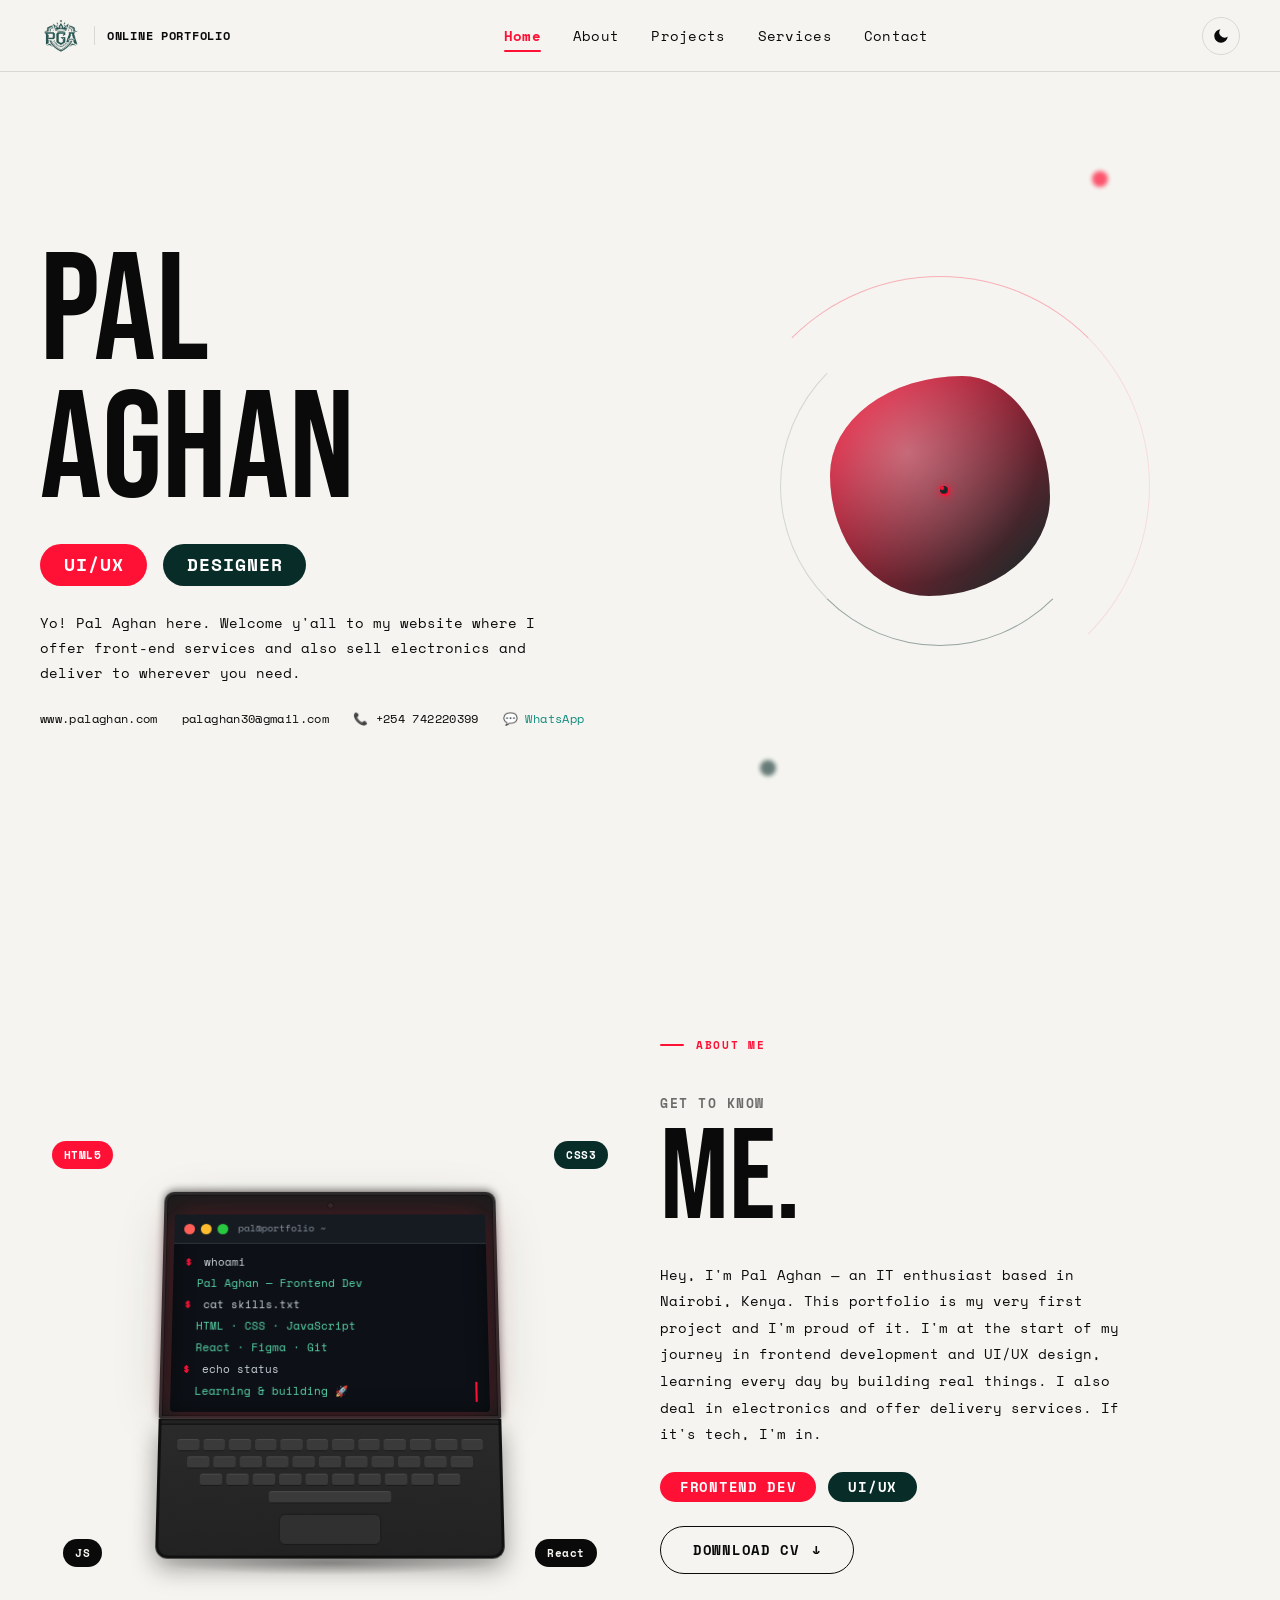
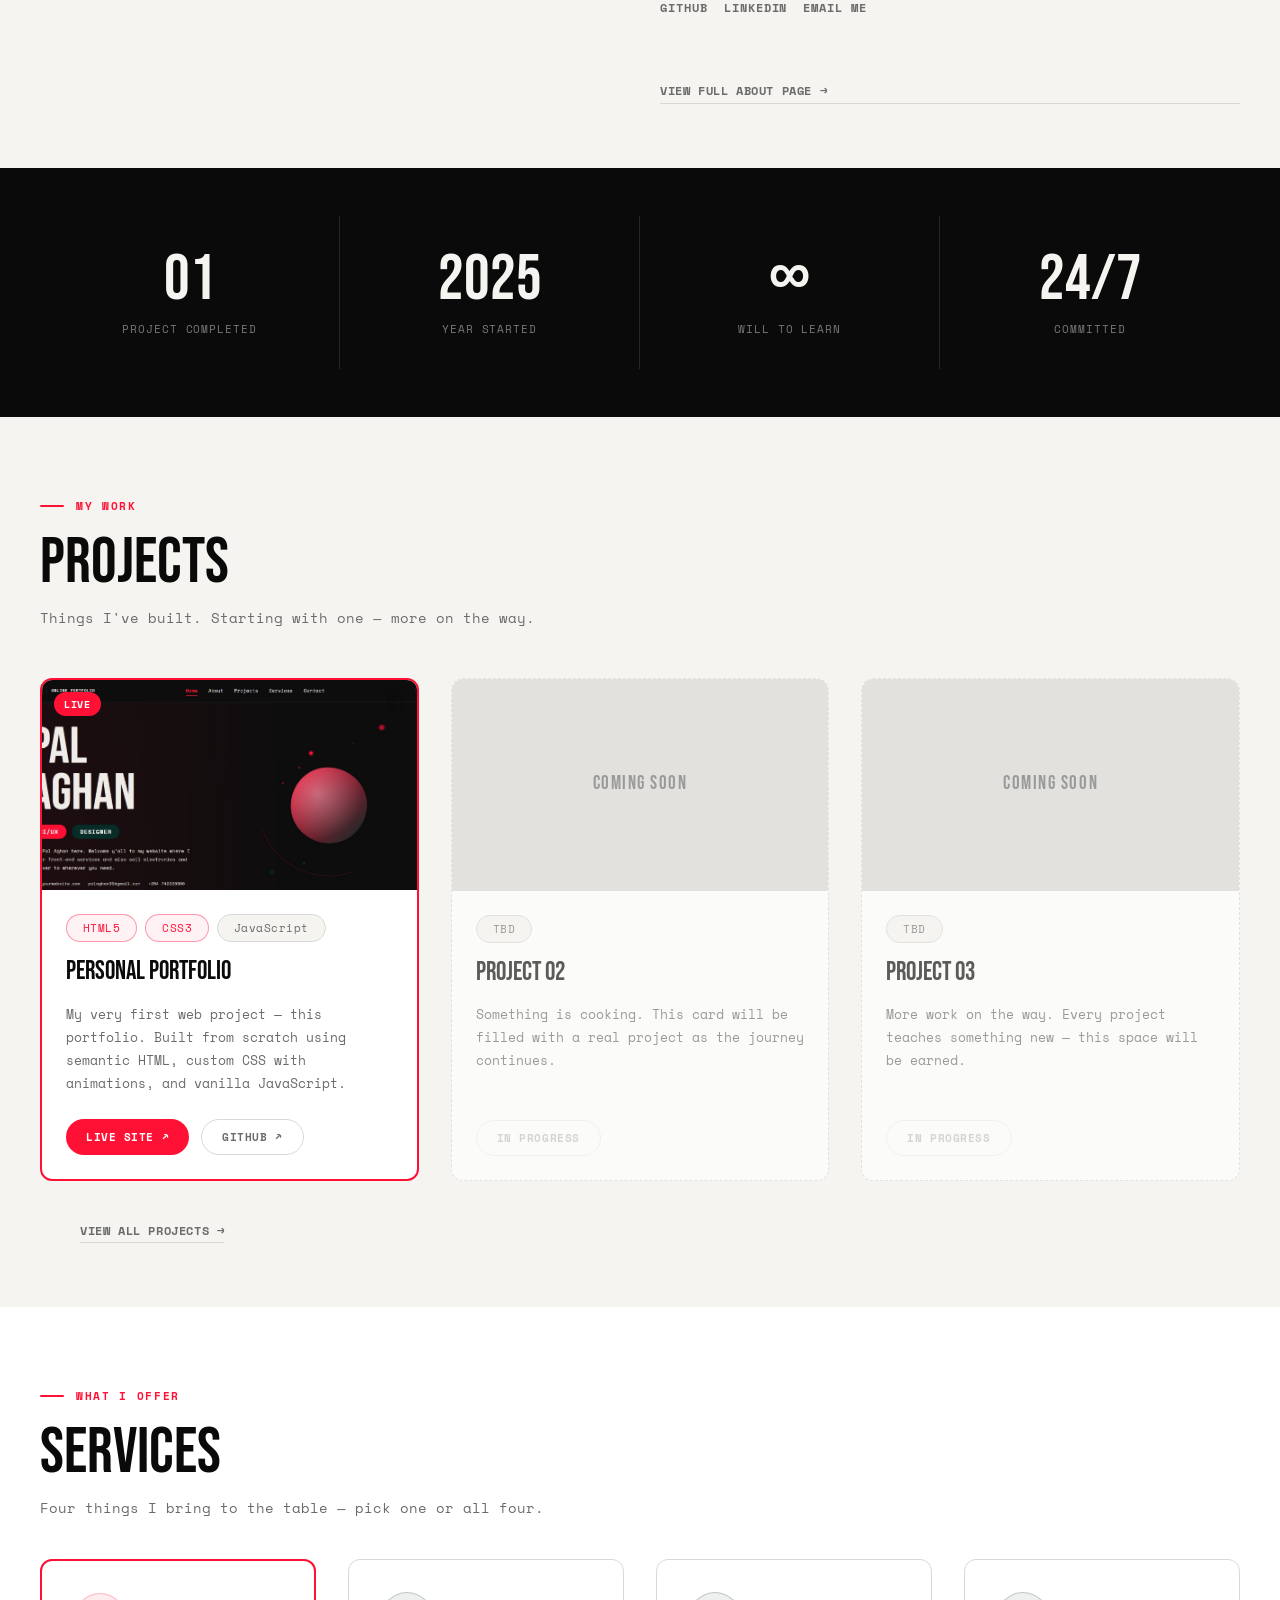
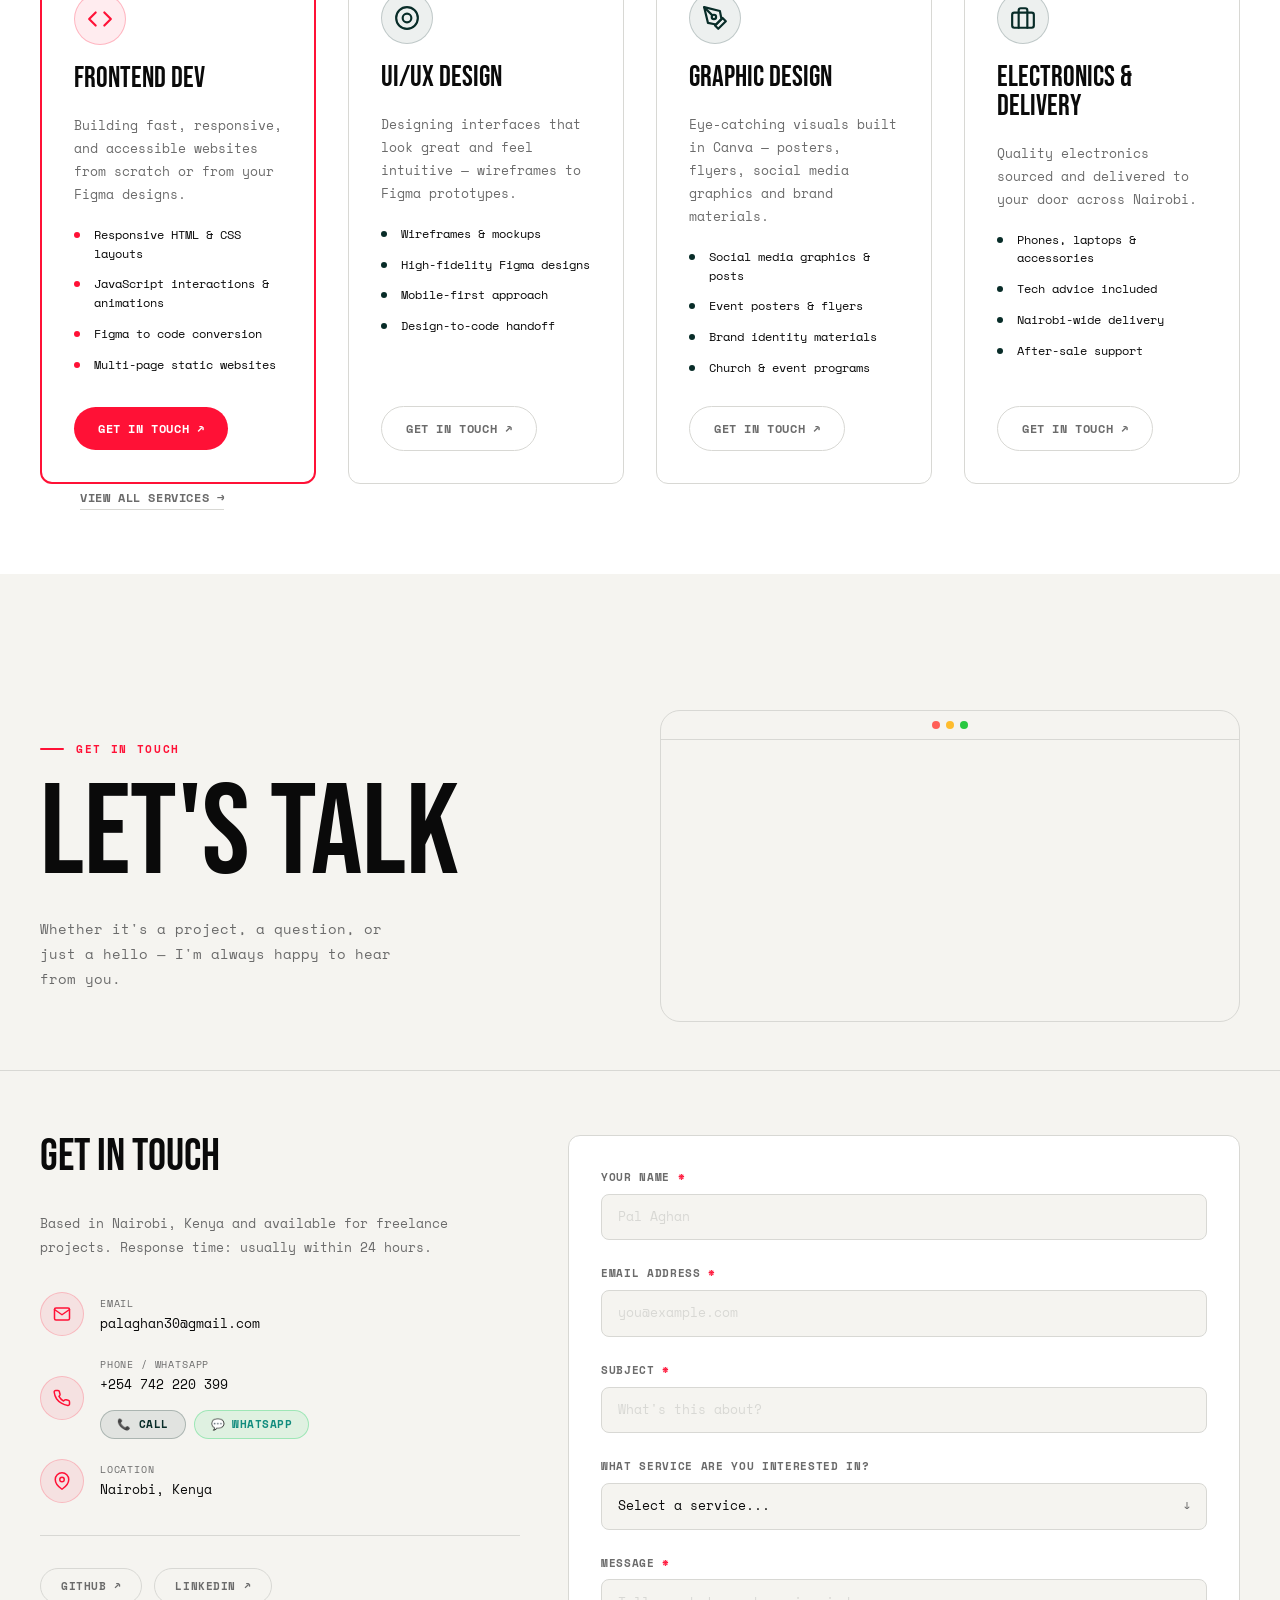
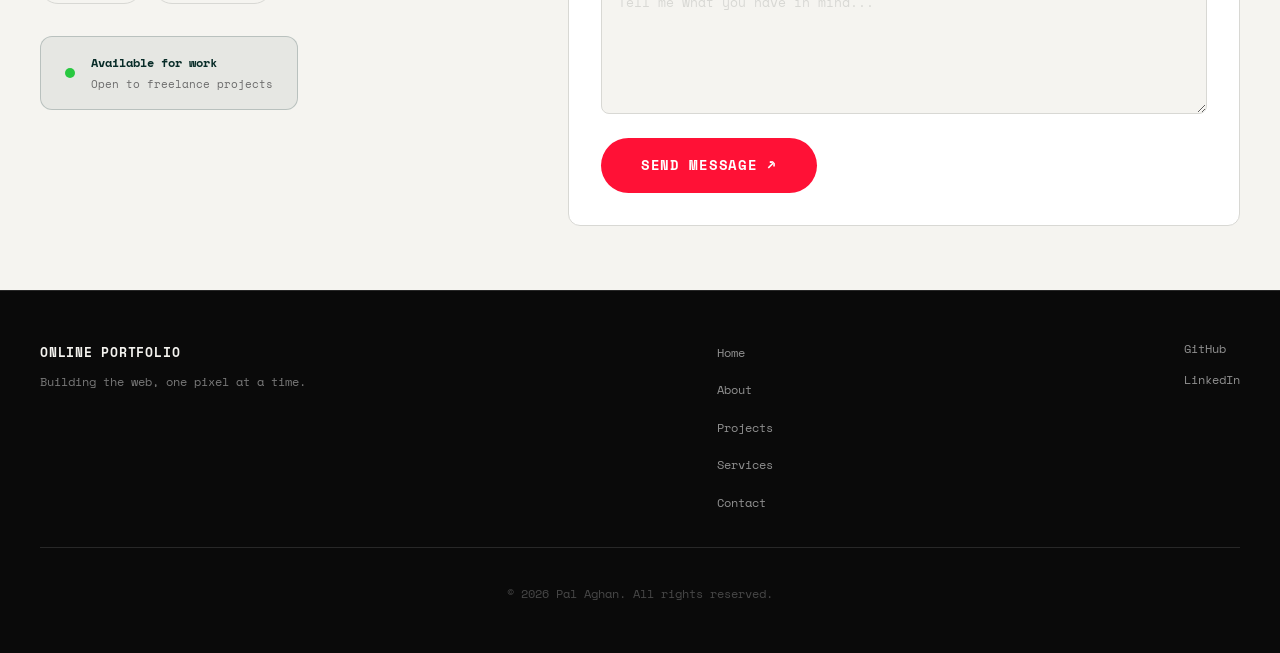
<file: index.html>
<!DOCTYPE html>
<html lang="en" data-theme="light">
<head>
  <meta charset="UTF-8" />
  <meta name="viewport" content="width=device-width, initial-scale=1.0" />
  <meta name="description" content="Pal Aghan — Frontend Developer & UI/UX Designer based in Nairobi, Kenya." />
  <title>Pal Aghan | Portfolio</title>
  <link rel="icon" type="icons/jpeg" href="assets/icons/logo.png" />
  <link rel="apple-touch-icon" href="assets/icons/logo.png" />
  <link rel="preconnect" href="https://fonts.googleapis.com" />
  <link rel="preconnect" href="https://fonts.gstatic.com" crossorigin />
  <link href="https://fonts.googleapis.com/css2?family=Bebas+Neue&family=Space+Mono:wght@400;700&display=swap" rel="stylesheet" />
  <link rel="stylesheet" href="assets/css/style.css" />
</head>
<body>
  <a href="#main-content" class="skip-link">Skip to main content</a>

  <header class="site-header" role="banner">
    <div class="site-header__logo">
      <a href="#home" aria-label="Pal Aghan — back to top">
        <img src="assets/icons/logo.png" alt="PGA Logo" width="42" height="42" class="logo-img"/>
        <span class="logo-wordmark">ONLINE PORTFOLIO</span>
      </a>
    </div>

    <nav class="primary-nav" aria-label="Primary navigation">
      <button class="nav-toggle" aria-expanded="false" aria-controls="nav-menu" aria-label="Toggle navigation menu">
        <span class="hamburger-bar"></span>
        <span class="hamburger-bar"></span>
        <span class="hamburger-bar"></span>
      </button>
      <ul id="nav-menu" class="nav-list" role="list">
        <li><a href="index.html"     class="nav-link nav-link--active">Home</a></li>
        <li><a href="about.html"    class="nav-link">About</a></li>
        <li><a href="projects.html" class="nav-link">Projects</a></li>
        <li><a href="services.html" class="nav-link">Services</a></li>
        <li><a href="contact.html"  class="nav-link">Contact</a></li>
      </ul>
    </nav>

    <button class="theme-toggle" id="theme-toggle" aria-label="Toggle dark mode">
      <svg class="icon-moon" width="18" height="18" viewBox="0 0 24 24" aria-hidden="true">
        <path d="M21 12.79A9 9 0 1 1 11.21 3 7 7 0 0 0 21 12.79z" fill="currentColor"/>
      </svg>
      <svg class="icon-sun" width="18" height="18" viewBox="0 0 24 24" fill="none" stroke="currentColor" stroke-width="2" stroke-linecap="round" aria-hidden="true">
        <circle cx="12" cy="12" r="5" fill="currentColor" stroke="none"/>
        <line x1="12" y1="1" x2="12" y2="3"/>
        <line x1="12" y1="21" x2="12" y2="23"/>
        <line x1="4.22" y1="4.22" x2="5.64" y2="5.64"/>
        <line x1="18.36" y1="18.36" x2="19.78" y2="19.78"/>
        <line x1="1" y1="12" x2="3" y2="12"/>
        <line x1="21" y1="12" x2="23" y2="12"/>
        <line x1="4.22" y1="19.78" x2="5.64" y2="18.36"/>
        <line x1="18.36" y1="5.64" x2="19.78" y2="4.22"/>
      </svg>
    </button>
  </header>


  <main id="main-content" role="main">

    <!-- HOME -->
    <section id="home" class="hero" aria-labelledby="hero-heading">
      <div class="hero__left">
        <h1 id="hero-heading" class="hero__name">
          <span class="hero__name-line">Pal</span>
          <span class="hero__name-line">Aghan</span>
        </h1>
        <div class="hero__badges">
          <span class="badge badge--red">UI/UX</span>
          <span class="badge badge--green">DESIGNER</span>
        </div>
        <p class="hero__description">Yo! Pal Aghan here. Welcome y'all to my website where I offer front-end services and also sell electronics and deliver to wherever you need.</p>
        <address class="hero__contact-strip">
          <a href="https://PalAghan.github.io/portfolio" class="contact-item" target="_blank" rel="noopener noreferrer">www.palaghan.com</a>
          <a href="mailto:palaghan30@gmail.com" class="contact-item">palaghan30@gmail.com</a>
          <a href="tel:+254742220399" class="contact-item">📞 +254 742220399</a>
          <a href="https://wa.me/254742220399" class="contact-item contact-item--whatsapp" target="_blank" rel="noopener noreferrer">💬 WhatsApp</a>
        </address>
      </div>
      <div class="hero__right" aria-hidden="true">
        <div class="orb-ring orb-ring--outer"></div>
        <div class="orb-ring orb-ring--mid"></div>
        <div class="orb-core"><div class="orb-core__glow"></div></div>
        <span class="particle particle--1"></span>
        <span class="particle particle--2"></span>
        <span class="particle particle--3"></span>
        <span class="particle particle--4"></span>
        <span class="particle particle--5"></span>
        <div class="orb-accent orb-accent--top"></div>
        <div class="orb-accent orb-accent--bottom"></div>
      </div>
    </section>

    <!-- ABOUT -->
    <section id="about" class="about-intro" aria-labelledby="about-heading">
      <div class="about-intro__visual" aria-hidden="true">
        <div class="laptop-scene">
          <div class="laptop-desk-shadow"></div>
          <div class="laptop-3d">
            <div class="laptop-lid">
              <div class="laptop-lid__bezel">
                <div class="laptop-lid__camera"></div>
                <div class="laptop-lid__screen">
                  <div class="terminal">
                    <div class="terminal__topbar">
                      <span class="t-dot t-dot--r"></span><span class="t-dot t-dot--y"></span><span class="t-dot t-dot--g"></span>
                      <span class="t-label">pal@portfolio ~ </span>
                    </div>
                    <div class="terminal__body">
                      <p class="terminal__line l1"><span class="t-prompt">$</span> whoami</p>
                      <p class="terminal__line l2 t-output">Pal Aghan — Frontend Dev</p>
                      <p class="terminal__line l3"><span class="t-prompt">$</span> cat skills.txt</p>
                      <p class="terminal__line l4 t-output">HTML · CSS · JavaScript</p>
                      <p class="terminal__line l5 t-output">React · Figma · Git</p>
                      <p class="terminal__line l6"><span class="t-prompt">$</span> echo status</p>
                      <p class="terminal__line l7 t-output t-cursor">Learning &amp; building 🚀</p>
                    </div>
                  </div>
                </div>
              </div>
            </div>
            <div class="laptop-hinge"></div>
            <div class="laptop-base">
              <div class="laptop-base__keyboard">
                <div class="kb-row"><span></span><span></span><span></span><span></span><span></span><span></span><span></span><span></span><span></span><span></span><span></span><span></span></div>
                <div class="kb-row"><span></span><span></span><span></span><span></span><span></span><span></span><span></span><span></span><span></span><span></span><span></span></div>
                <div class="kb-row"><span></span><span></span><span></span><span></span><span></span><span></span><span></span><span></span><span></span><span></span></div>
                <div class="kb-row kb-row--space"><span class="kb-spacebar"></span></div>
              </div>
              <div class="laptop-base__trackpad"></div>
            </div>
          </div>
        </div>
        <div class="skill-float skill-float--1">HTML5</div>
        <div class="skill-float skill-float--2">CSS3</div>
        <div class="skill-float skill-float--3">JS</div>
        <div class="skill-float skill-float--4">React</div>
      </div>

      <div class="about-intro__content">
        <p class="section-eyebrow">About me</p>
        <h2 id="about-heading" class="about-heading">
          <span class="about-heading__label">Get to know</span>
          <span class="about-heading__name">ME.</span>
        </h2>
        <p class="about-bio">Hey, I'm Pal Aghan — an IT enthusiast based in Nairobi, Kenya. This portfolio is my very first project and I'm proud of it. I'm at the start of my journey in frontend development and UI/UX design, learning every day by building real things. I also deal in electronics and offer delivery services. If it's tech, I'm in.</p>
        <div class="about-badges">
          <span class="badge badge--red">Frontend Dev</span>
          <span class="badge badge--green">UI/UX</span>
        </div>
        <a href="assets/docs/Pal_Aghan_CV.pdf" class="btn-cv" download>Download CV <span aria-hidden="true">↓</span></a>
        <address class="about-social">
          <a href="https://github.com/PalAghan" class="social-link" target="_blank" rel="noopener noreferrer">GitHub</a>
          <a href="https://www.linkedin.com/in/pal-aghan-371787308?utm_source=share_via&utm_content=profile&utm_medium=member_android" class="social-link" target="_blank" rel="noopener noreferrer">LinkedIn</a>
          <a href="mailto:palaghan30@gmail.com" class="social-link">Email Me</a>
        </address>
        <a href="about.html" class="view-full">View full About page →</a>
      </div>
    </section>

    <div class="stats-strip" role="region" aria-label="Quick stats">
      <dl class="stats-grid">
        <div class="stat-card"><dd class="stat-card__num">01</dd><dt class="stat-card__lbl">Project Completed</dt></div>
        <div class="stat-card"><dd class="stat-card__num">2025</dd><dt class="stat-card__lbl">Year Started</dt></div>
        <div class="stat-card"><dd class="stat-card__num">∞</dd><dt class="stat-card__lbl">Will to Learn</dt></div>
        <div class="stat-card"><dd class="stat-card__num">24/7</dd><dt class="stat-card__lbl">Committed</dt></div>
      </dl>
    </div>


    <!-- PROJECTS -->
    <section id="projects" class="projects-grid-section" aria-labelledby="projects-heading" style="padding-top:var(--s20)">
      <div style="max-width:1400px;margin:0 auto 3rem;padding-inline:0">
        <p class="section-eyebrow">My work</p>
        <h2 id="projects-heading" class="sec-title">Projects</h2>
        <p class="sec-sub">Things I've built. Starting with one — more on the way.</p>
      </div>
      <div class="projects-grid" id="projects-grid">
        <article class="proj-card proj-card--featured" data-tags="all html-css javascript" aria-label="Project: Personal Portfolio Website">
          <div class="proj-card__preview">
            <img src="assets/images/Screenshot_homepage.jpg" alt="Screenshot of Pal Aghan portfolio" width="800" height="450" loading="lazy" onerror="this.style.display='none';this.parentElement.classList.add('proj-card__preview--placeholder');this.parentElement.innerHTML+='<span>Portfolio</span>'"/>
            <span class="proj-card__badge">Live</span>
            <span class="proj-card__number">01</span>
          </div>
          <div class="proj-card__body">
            <div class="proj-card__tags"><span class="tag tag--red">HTML5</span><span class="tag tag--red">CSS3</span><span class="tag">JavaScript</span></div>
            <h3 class="proj-card__title">Personal Portfolio</h3>
            <p class="proj-card__desc">My very first web project — this portfolio. Built from scratch using semantic HTML, custom CSS with animations, and vanilla JavaScript.</p>
            <div class="proj-card__actions">
              <a href="#" class="proj-btn proj-btn--primary" target="_blank" rel="noopener noreferrer">Live Site ↗</a>
              <a href="https://github.com/yourusername/portfolio" class="proj-btn proj-btn--ghost" target="_blank" rel="noopener noreferrer">GitHub ↗</a>
            </div>
          </div>
        </article>
        <article class="proj-card proj-card--soon" data-tags="all">
          <div class="proj-card__preview proj-card__preview--placeholder"><span>Coming Soon</span></div>
          <div class="proj-card__body">
            <div class="proj-card__tags"><span class="tag">TBD</span></div>
            <h3 class="proj-card__title">Project 02</h3>
            <p class="proj-card__desc">Something is cooking. This card will be filled with a real project as the journey continues.</p>
            <div class="proj-card__actions"><span class="proj-btn proj-btn--ghost" style="opacity:.4;cursor:not-allowed">In Progress</span></div>
          </div>
        </article>
        <article class="proj-card proj-card--soon" data-tags="all">
          <div class="proj-card__preview proj-card__preview--placeholder"><span>Coming Soon</span></div>
          <div class="proj-card__body">
            <div class="proj-card__tags"><span class="tag">TBD</span></div>
            <h3 class="proj-card__title">Project 03</h3>
            <p class="proj-card__desc">More work on the way. Every project teaches something new — this space will be earned.</p>
            <div class="proj-card__actions"><span class="proj-btn proj-btn--ghost" style="opacity:.4;cursor:not-allowed">In Progress</span></div>
          </div>
        </article>
      </div>
      <a href="projects.html" class="view-full" style="margin-left:var(--s10)">View all projects →</a>
    </section>


    <!-- SERVICES -->
    <section id="services" class="svc-grid-section" aria-labelledby="services-heading" style="padding-top:var(--s20);background:var(--surface);transition:background-color .3s ease">
      <div style="max-width:1400px;margin:0 auto var(--s10)">
        <p class="section-eyebrow">What I offer</p>
        <h2 id="services-heading" class="sec-title">Services</h2>
        <p class="sec-sub">Four things I bring to the table — pick one or all four.</p>
      </div>
      <div class="svc-grid">
        <article class="svc-card svc-card--featured" aria-labelledby="sv1">
          <div class="svc-card__icon" aria-hidden="true"><svg width="26" height="26" viewBox="0 0 24 24" fill="none" stroke="currentColor" stroke-width="2" stroke-linecap="round" stroke-linejoin="round"><polyline points="16 18 22 12 16 6"></polyline><polyline points="8 6 2 12 8 18"></polyline></svg></div>
          <h3 id="sv1" class="svc-card__title">Frontend Dev</h3>
          <p class="svc-card__desc">Building fast, responsive, and accessible websites from scratch or from your Figma designs.</p>
          <ul class="svc-card__list" role="list"><li>Responsive HTML &amp; CSS layouts</li><li>JavaScript interactions &amp; animations</li><li>Figma to code conversion</li><li>Multi-page static websites</li></ul>
          <a href="#contact" class="svc-card__btn svc-card__btn--primary">Get in touch ↗</a>
        </article>
        <article class="svc-card" aria-labelledby="sv2">
          <div class="svc-card__icon svc-card__icon--green" aria-hidden="true"><svg width="26" height="26" viewBox="0 0 24 24" fill="none" stroke="currentColor" stroke-width="2" stroke-linecap="round" stroke-linejoin="round"><circle cx="12" cy="12" r="10"></circle><circle cx="12" cy="12" r="4"></circle></svg></div>
          <h3 id="sv2" class="svc-card__title">UI/UX Design</h3>
          <p class="svc-card__desc">Designing interfaces that look great and feel intuitive — wireframes to Figma prototypes.</p>
          <ul class="svc-card__list" role="list"><li>Wireframes &amp; mockups</li><li>High-fidelity Figma designs</li><li>Mobile-first approach</li><li>Design-to-code handoff</li></ul>
          <a href="#contact" class="svc-card__btn svc-card__btn--outline">Get in touch ↗</a>
        </article>
        <article class="svc-card" aria-labelledby="sv4">
          <div class="svc-card__icon svc-card__icon--green" aria-hidden="true"><svg width="26" height="26" viewBox="0 0 24 24" fill="none" stroke="currentColor" stroke-width="2" stroke-linecap="round" stroke-linejoin="round"><path d="M12 19l7-7 3 3-7 7-3-3z"></path><path d="M18 13l-1.5-7.5L2 2l3.5 14.5L13 18l5-5z"></path><path d="M2 2l7.586 7.586"></path><circle cx="11" cy="11" r="2"></circle></svg></div>
          <h3 id="sv4" class="svc-card__title">Graphic Design</h3>
          <p class="svc-card__desc">Eye-catching visuals built in Canva — posters, flyers, social media graphics and brand materials.</p>
          <ul class="svc-card__list" role="list"><li>Social media graphics &amp; posts</li><li>Event posters &amp; flyers</li><li>Brand identity materials</li><li>Church &amp; event programs</li></ul>
          <a href="#contact" class="svc-card__btn svc-card__btn--outline">Get in touch ↗</a>
        </article>
        <article class="svc-card" aria-labelledby="sv3">
          <div class="svc-card__icon svc-card__icon--green" aria-hidden="true"><svg width="26" height="26" viewBox="0 0 24 24" fill="none" stroke="currentColor" stroke-width="2" stroke-linecap="round" stroke-linejoin="round"><rect x="2" y="7" width="20" height="14" rx="2"></rect><path d="M16 21V5a2 2 0 0 0-2-2h-4a2 2 0 0 0-2 2v16"></path></svg></div>
          <h3 id="sv3" class="svc-card__title">Electronics &amp; Delivery</h3>
          <p class="svc-card__desc">Quality electronics sourced and delivered to your door across Nairobi.</p>
          <ul class="svc-card__list" role="list"><li>Phones, laptops &amp; accessories</li><li>Tech advice included</li><li>Nairobi-wide delivery</li><li>After-sale support</li></ul>
          <a href="#contact" class="svc-card__btn svc-card__btn--outline">Get in touch ↗</a>
        </article>
      </div>
      <a href="services.html" class="view-full" style="margin-left:var(--s10);margin-top:0">View all services →</a>
    </section>


    <!-- CONTACT -->
    <section id="contact" aria-labelledby="contact-heading">
      <div class="contact-hero">
        <div class="contact-hero__text">
          <p class="section-eyebrow">Get in touch</p>
          <h2 id="contact-heading" class="contact-hero__title">Let's Talk</h2>
          <p class="contact-hero__sub">Whether it's a project, a question, or just a hello — I'm always happy to hear from you.</p>
        </div>
        <div class="chat-animation" aria-hidden="true">
          <div class="chat-row chat-row--left"><div class="chat-avatar chat-avatar--them">PA</div><div class="chat-bubble chat-bubble--left chat-bubble--1"><span class="chat-typing"><span></span><span></span><span></span></span><span class="chat-text">Hey, I need a website! 👋</span></div></div>
          <div class="chat-row chat-row--right"><div class="chat-bubble chat-bubble--right chat-bubble--2"><span class="chat-typing"><span></span><span></span><span></span></span><span class="chat-text">Let's build something great 🚀</span></div><div class="chat-avatar chat-avatar--me">ME</div></div>
          <div class="chat-row chat-row--left"><div class="chat-avatar chat-avatar--them">PA</div><div class="chat-bubble chat-bubble--left chat-bubble--3"><span class="chat-typing"><span></span><span></span><span></span></span><span class="chat-text">When can we start? 🔥</span></div></div>
          <div class="chat-row chat-row--right"><div class="chat-bubble chat-bubble--right chat-bubble--4"><span class="chat-typing"><span></span><span></span><span></span></span><span class="chat-text">Right now. Fill the form ↓</span></div><div class="chat-avatar chat-avatar--me">ME</div></div>
          <div class="chat-frame" aria-hidden="true"><div class="chat-frame__bar"><span class="chat-frame__dot"></span><span class="chat-frame__dot"></span><span class="chat-frame__dot"></span></div></div>
        </div>
      </div>

      <div class="contact-body">
        <div class="contact-info">
          <h3 class="contact-info__heading">Get in Touch</h3>
          <p class="contact-info__intro">Based in Nairobi, Kenya and available for freelance projects. Response time: usually within 24 hours.</p>
          <ul class="contact-details" role="list">
            <li class="contact-detail">
              <div class="contact-detail__icon" aria-hidden="true"><svg width="18" height="18" viewBox="0 0 24 24" fill="none" stroke="currentColor" stroke-width="2" stroke-linecap="round" stroke-linejoin="round"><path d="M4 4h16c1.1 0 2 .9 2 2v12c0 1.1-.9 2-2 2H4c-1.1 0-2-.9-2-2V6c0-1.1.9-2 2-2z"></path><polyline points="22,6 12,13 2,6"></polyline></svg></div>
              <div class="contact-detail__body"><span class="contact-detail__label">Email</span><a href="mailto:palaghan30@gmail.com" class="contact-detail__value">palaghan30@gmail.com</a></div>
            </li>
            <li class="contact-detail">
              <div class="contact-detail__icon" aria-hidden="true"><svg width="18" height="18" viewBox="0 0 24 24" fill="none" stroke="currentColor" stroke-width="2" stroke-linecap="round" stroke-linejoin="round"><path d="M22 16.92v3a2 2 0 0 1-2.18 2 19.79 19.79 0 0 1-8.63-3.07A19.5 19.5 0 0 1 4.69 13a19.79 19.79 0 0 1-3.07-8.67A2 2 0 0 1 3.62 2h3a2 2 0 0 1 2 1.72c.127.96.361 1.903.7 2.81a2 2 0 0 1-.45 2.11L7.91 9.91a16 16 0 0 0 6.16 6.16l1.27-1.27a2 2 0 0 1 2.11-.45c.907.339 1.85.573 2.81.7A2 2 0 0 1 22 16.92z"></path></svg></div>
              <div class="contact-detail__body"><span class="contact-detail__label">Phone / WhatsApp</span><a href="tel:+254742220399" class="contact-detail__value">+254 742 220 399</a><div class="contact-detail__actions"><a href="tel:+254742220399" class="contact-action-btn contact-action-btn--call">📞 Call</a><a href="https://wa.me/254742220399" class="contact-action-btn contact-action-btn--whatsapp" target="_blank" rel="noopener noreferrer">💬 WhatsApp</a></div></div>
            </li>
            <li class="contact-detail">
              <div class="contact-detail__icon" aria-hidden="true"><svg width="18" height="18" viewBox="0 0 24 24" fill="none" stroke="currentColor" stroke-width="2" stroke-linecap="round" stroke-linejoin="round"><path d="M21 10c0 7-9 13-9 13s-9-6-9-13a9 9 0 0 1 18 0z"></path><circle cx="12" cy="10" r="3"></circle></svg></div>
              <div class="contact-detail__body"><span class="contact-detail__label">Location</span><span class="contact-detail__value">Nairobi, Kenya</span></div>
            </li>
          </ul>
          <hr class="contact-divider" />
          <div class="contact-socials">
            <a href="https://github.com/PalAghan" class="contact-social-pill" target="_blank" rel="noopener noreferrer">GitHub ↗</a>
            <a href="https://www.linkedin.com/in/pal-aghan-371787308?utm_source=share_via&utm_content=profile&utm_medium=member_android" class="contact-social-pill" target="_blank" rel="noopener noreferrer">LinkedIn ↗</a>
          </div>
          <div class="availability-badge">
            <span class="availability-badge__dot" aria-hidden="true"></span>
            <div><p class="availability-badge__status">Available for work</p><p class="availability-badge__note">Open to freelance projects</p></div>
          </div>
        </div>

        <div class="contact-form-wrap">
          <form class="contact-form" action="https://formspree.io/f/mjgjkdrd" method="POST" novalidate aria-label="Contact form">
            <div class="form-group"><label for="name" class="form-label">Your Name</label><input type="text" id="name" name="name" class="form-input" placeholder="Pal Aghan" required autocomplete="name" /></div>
            <div class="form-group"><label for="email" class="form-label">Email Address</label><input type="email" id="email" name="email" class="form-input" placeholder="you@example.com" required autocomplete="email" /></div>
            <div class="form-group"><label for="subject" class="form-label">Subject</label><input type="text" id="subject" name="subject" class="form-input" placeholder="What's this about?" required /></div>
            <div class="form-group">
              <label for="service" class="form-label">What service are you interested in?</label>
              <div class="form-select-wrap">
                <select id="service" name="service" class="form-select">
                  <option value="" disabled selected>Select a service...</option>
                  <option value="frontend">Frontend Development</option>
                  <option value="uiux">UI/UX Design</option>
                  <option value="electronics">Electronics &amp; Delivery</option>
                  <option value="other">Something else</option>
                </select>
                <span class="form-select-arrow" aria-hidden="true">↓</span>
              </div>
            </div>
            <div class="form-group"><label for="message" class="form-label">Message</label><textarea id="message" name="message" class="form-textarea" placeholder="Tell me what you have in mind..." rows="5" required></textarea></div>
            <button type="submit" class="form-submit">Send Message ↗</button>
            <input type="text" name="_gotcha" style="display:none" tabindex="-1" autocomplete="off" />
          </form>
        </div>
      </div>
    </section>

  </main>

  <footer class="site-footer" role="contentinfo">
    <div class="footer__inner">
      <div class="footer__brand">
        <a href="#home" class="footer__logo">ONLINE PORTFOLIO</a>
        <p class="footer__tagline">Building the web, one pixel at a time.</p>
      </div>
      <nav class="footer__nav" aria-label="Footer navigation">
        <ul role="list">
          <li><a href="#home">Home</a></li>
          <li><a href="#about">About</a></li>
          <li><a href="#projects">Projects</a></li>
          <li><a href="#services">Services</a></li>
          <li><a href="#contact">Contact</a></li>
        </ul>
      </nav>
      <div class="footer__social">
        <a href="https://github.com/PalAghan" target="_blank" rel="noopener noreferrer">GitHub</a>
        <a href="https://www.linkedin.com/in/pal-aghan-371787308?utm_source=share_via&utm_content=profile&utm_medium=member_android" target="_blank" rel="noopener noreferrer">LinkedIn</a>
      </div>
    </div>
    <div class="footer__bottom">
      <small>&copy; <time datetime="2026">2026</time> Pal Aghan. All rights reserved.</small>
    </div>
  </footer>

  <script src="assets/js/main.js" defer></script>
</body>
</html>
</file>
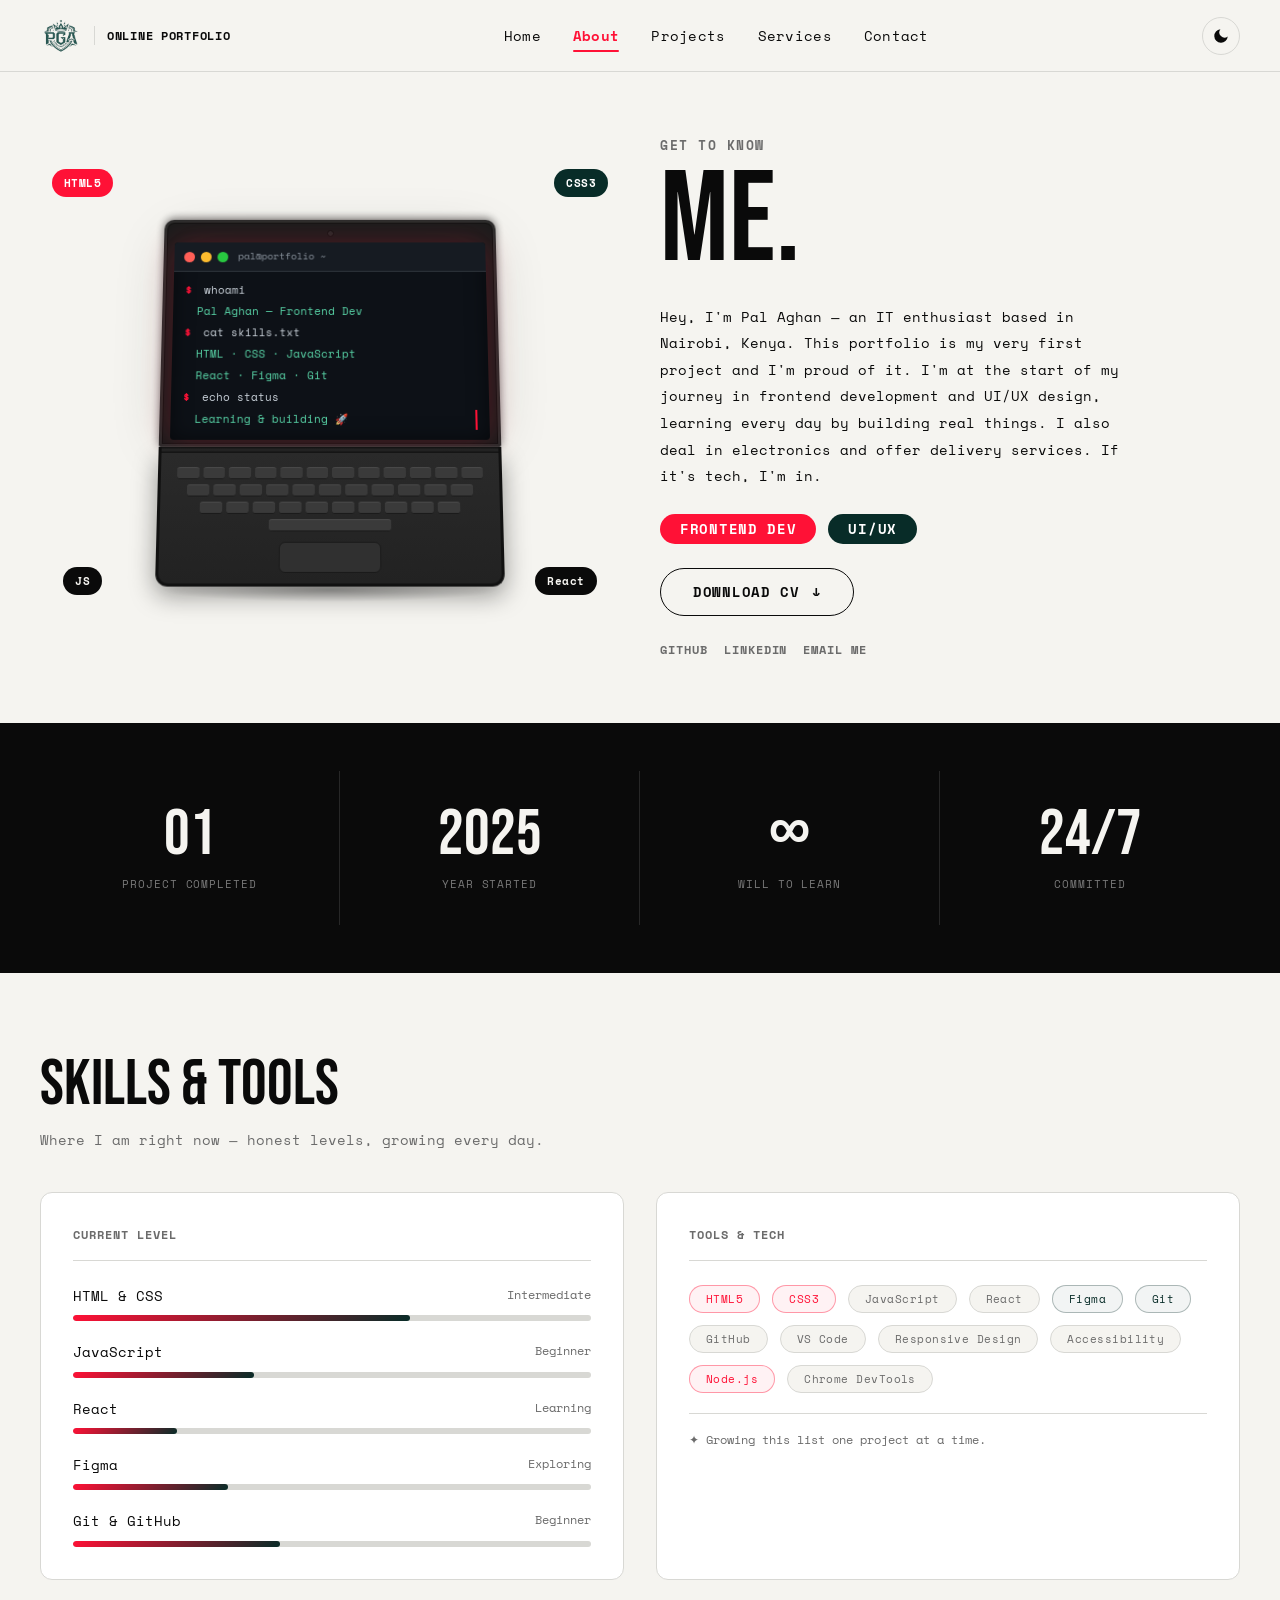
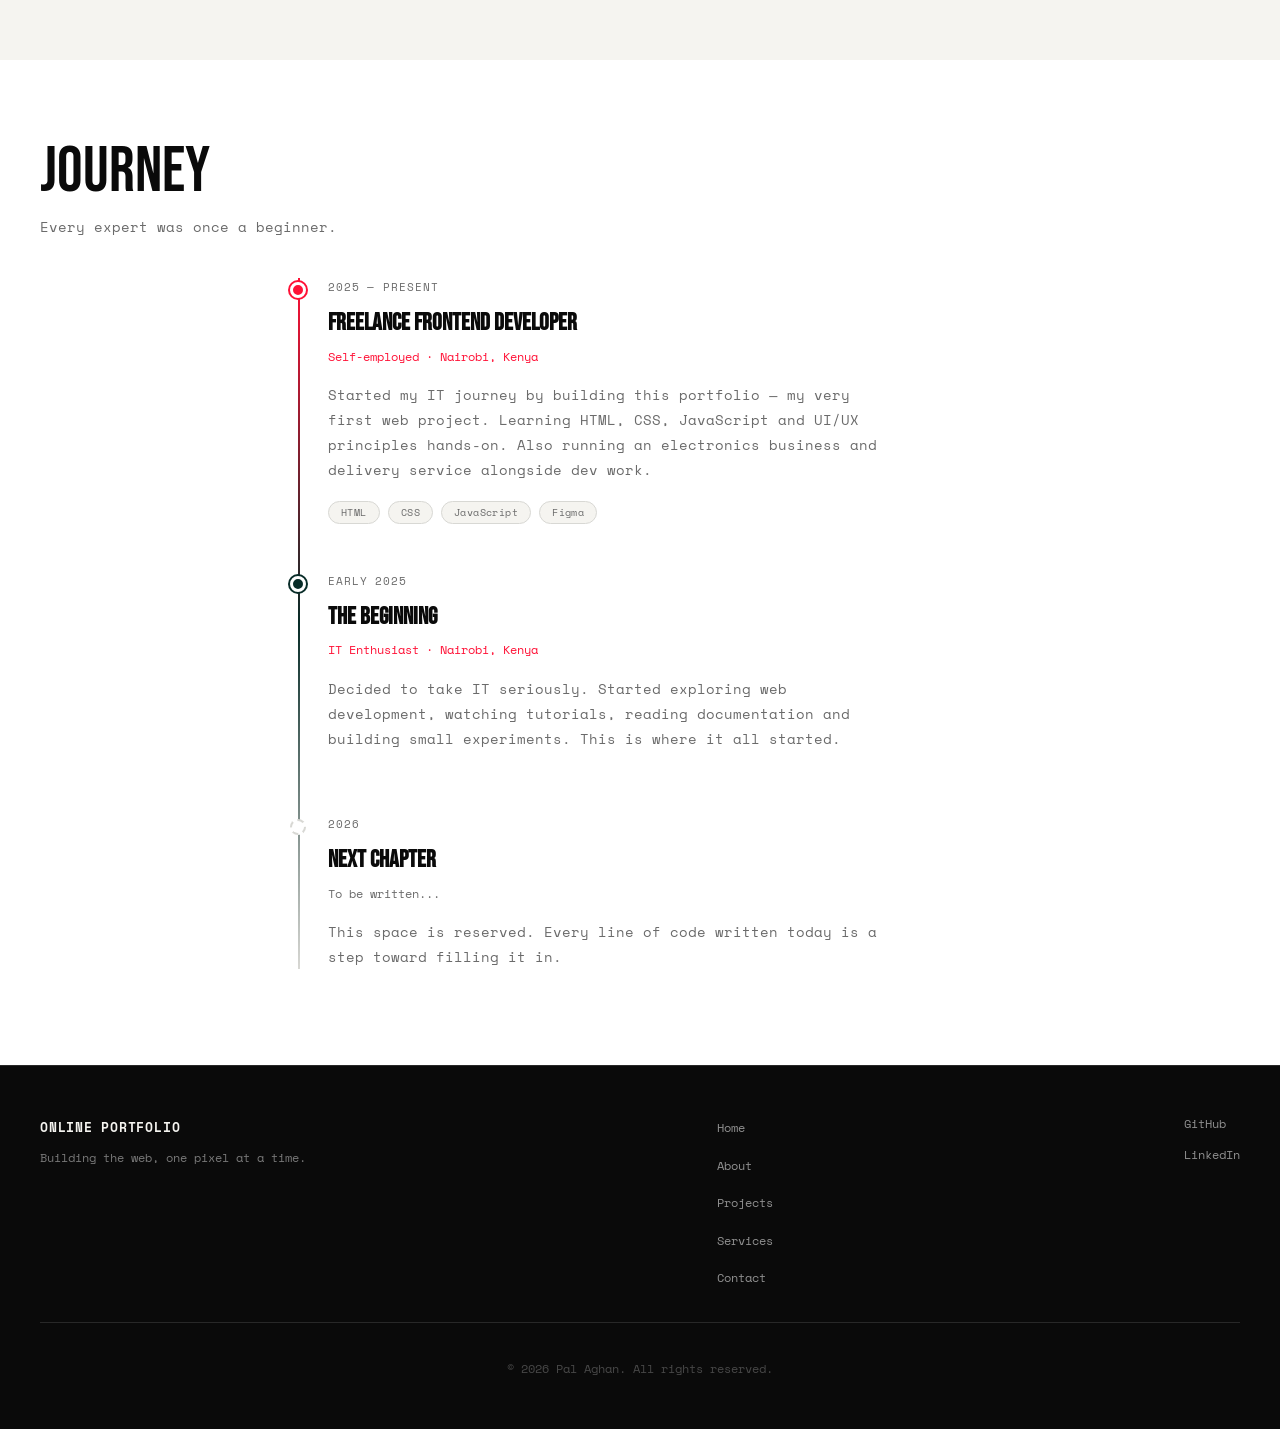
<file: about.html>
<!DOCTYPE html>
<html lang="en">
<head>
  <meta charset="UTF-8" />
  <meta name="viewport" content="width=device-width, initial-scale=1.0" />
  <meta name="description" content="About Pal Aghan — IT enthusiast and frontend developer based in Nairobi, Kenya." />
  <meta name="author" content="Pal Aghan" />
  <title>About | Pal Aghan</title>
  <link rel="icon" type="icons/jpeg" href="assets/icons/logo.png" />
  <link rel="apple-touch-icon" href="assets/icons/logo.png" />
  <link rel="preconnect" href="https://fonts.googleapis.com" />
  <link rel="preconnect" href="https://fonts.gstatic.com" crossorigin />
  <link href="https://fonts.googleapis.com/css2?family=Bebas+Neue&family=Space+Mono:wght@400;700&display=swap" rel="stylesheet" />
  <link rel="stylesheet" href="assets/css/style.css" />
  <link rel="icon" type="image/png" href="assets/icons/logo.png" />
</head>
<body>

  <a href="#main-content" class="skip-link">Skip to main content</a>

  <header class="site-header" role="banner">
    <div class="site-header__logo">
      <a href="index.html" aria-label="Pal Aghan — back to top">
        <img src="assets/icons/logo.png" alt="PGA Logo" width="42" height="42" class="logo-img"/>
        <span class="logo-wordmark">ONLINE PORTFOLIO</span>
      </a>
    </div>

    <nav class="primary-nav" aria-label="Primary navigation">
      <button class="nav-toggle" aria-expanded="false" aria-controls="nav-menu" aria-label="Toggle navigation menu">
        <span class="hamburger-bar"></span>
        <span class="hamburger-bar"></span>
        <span class="hamburger-bar"></span>
      </button>
      <ul id="nav-menu" class="nav-list" role="list">
        <li><a href="index.html"     class="nav-link">Home</a></li>
        <li><a href="about.html"    class="nav-link nav-link--active">About</a></li>
        <li><a href="projects.html" class="nav-link">Projects</a></li>
        <li><a href="services.html" class="nav-link">Services</a></li>
        <li><a href="contact.html"  class="nav-link">Contact</a></li>
      </ul>
    </nav>

    <button class="theme-toggle" id="theme-toggle" aria-label="Toggle dark mode">
      <svg class="icon-moon" width="18" height="18" viewBox="0 0 24 24" aria-hidden="true">
        <path d="M21 12.79A9 9 0 1 1 11.21 3 7 7 0 0 0 21 12.79z" fill="currentColor"/>
      </svg>
      <svg class="icon-sun" width="18" height="18" viewBox="0 0 24 24" fill="none" stroke="currentColor" stroke-width="2" stroke-linecap="round" aria-hidden="true">
        <circle cx="12" cy="12" r="5" fill="currentColor" stroke="none"/>
        <line x1="12" y1="1" x2="12" y2="3"/>
        <line x1="12" y1="21" x2="12" y2="23"/>
        <line x1="4.22" y1="4.22" x2="5.64" y2="5.64"/>
        <line x1="18.36" y1="18.36" x2="19.78" y2="19.78"/>
        <line x1="1" y1="12" x2="3" y2="12"/>
        <line x1="21" y1="12" x2="23" y2="12"/>
        <line x1="4.22" y1="19.78" x2="5.64" y2="18.36"/>
        <line x1="18.36" y1="5.64" x2="19.78" y2="4.22"/>
      </svg>
    </button>
  </header>

  <main id="main-content" role="main">

    <!-- SECTION 1: INTRO -->
    <section class="about-intro" aria-labelledby="about-heading">

      <div class="about-intro__visual" aria-hidden="true">
        <div class="laptop-scene">
          <div class="laptop-desk-shadow"></div>
          <div class="laptop-3d">
            <div class="laptop-lid">
              <div class="laptop-lid__bezel">
                <div class="laptop-lid__camera"></div>
                <div class="laptop-lid__screen">
                  <div class="terminal">
                    <div class="terminal__topbar">
                      <span class="t-dot t-dot--r"></span>
                      <span class="t-dot t-dot--y"></span>
                      <span class="t-dot t-dot--g"></span>
                      <span class="t-label">pal@portfolio ~ </span>
                    </div>
                    <div class="terminal__body">
                      <p class="terminal__line l1"><span class="t-prompt">$</span> whoami</p>
                      <p class="terminal__line l2 t-output">Pal Aghan — Frontend Dev</p>
                      <p class="terminal__line l3"><span class="t-prompt">$</span> cat skills.txt</p>
                      <p class="terminal__line l4 t-output">HTML · CSS · JavaScript</p>
                      <p class="terminal__line l5 t-output">React · Figma · Git</p>
                      <p class="terminal__line l6"><span class="t-prompt">$</span> echo status</p>
                      <p class="terminal__line l7 t-output t-cursor">Learning &amp; building 🚀</p>
                    </div>
                  </div>
                </div>
              </div>
            </div>
            <div class="laptop-hinge"></div>
            <div class="laptop-base">
              <div class="laptop-base__keyboard">
                <div class="kb-row"><span></span><span></span><span></span><span></span><span></span><span></span><span></span><span></span><span></span><span></span><span></span><span></span></div>
                <div class="kb-row"><span></span><span></span><span></span><span></span><span></span><span></span><span></span><span></span><span></span><span></span><span></span></div>
                <div class="kb-row"><span></span><span></span><span></span><span></span><span></span><span></span><span></span><span></span><span></span><span></span></div>
                <div class="kb-row kb-row--space"><span class="kb-spacebar"></span></div>
              </div>
              <div class="laptop-base__trackpad"></div>
            </div>
          </div>
        </div>
        <div class="skill-float skill-float--1">HTML5</div>
        <div class="skill-float skill-float--2">CSS3</div>
        <div class="skill-float skill-float--3">JS</div>
        <div class="skill-float skill-float--4">React</div>
      </div>

      <div class="about-intro__content">
        <h1 id="about-heading" class="about-heading">
          <span class="about-heading__label">Get to know</span>
          <span class="about-heading__name">ME.</span>
        </h1>
        <p class="about-bio">
          Hey, I'm Pal Aghan — an IT enthusiast based in Nairobi, Kenya.
          This portfolio is my very first project and I'm proud of it.
          I'm at the start of my journey in frontend development and UI/UX design,
          learning every day by building real things. I also deal in electronics
          and offer delivery services. If it's tech, I'm in.
        </p>
        <div class="about-badges">
          <span class="badge badge--red">Frontend Dev</span>
          <span class="badge badge--green">UI/UX</span>
        </div>
        <a href="assets/docs/Pal_Aghan_CV.pdf" class="btn-cv" download>
          Download CV <span aria-hidden="true">↓</span>
        </a>
        <address class="about-social">
          <a href="https://github.com/yourusername"      class="social-link" target="_blank" rel="noopener noreferrer">GitHub</a>
          <a href="https://linkedin.com/in/yourusername" class="social-link" target="_blank" rel="noopener noreferrer">LinkedIn</a>
          <a href="mailto:palaghan30@gmail.com" class="social-link">Email Me</a>
        </address>
      </div>

    </section>

    <!-- SECTION 2: STATS -->
    <section class="stats-strip" aria-label="Quick stats">
      <dl class="stats-grid">
        <div class="stat-card"><dd class="stat-card__num">01</dd><dt class="stat-card__lbl">Project Completed</dt></div>
        <div class="stat-card"><dd class="stat-card__num">2025</dd><dt class="stat-card__lbl">Year Started</dt></div>
        <div class="stat-card"><dd class="stat-card__num">∞</dd><dt class="stat-card__lbl">Will to Learn</dt></div>
        <div class="stat-card"><dd class="stat-card__num">24/7</dd><dt class="stat-card__lbl">Committed</dt></div>
      </dl>
    </section>

    <!-- SECTION 3: SKILLS -->
    <section class="skills-section" aria-labelledby="skills-heading">
      <div class="sec-header">
        <h2 id="skills-heading" class="sec-title">Skills &amp; Tools</h2>
        <p class="sec-sub">Where I am right now — honest levels, growing every day.</p>
      </div>
      <div class="skills-grid">
        <div class="skills-card">
          <h3 class="skills-card__title">Current Level</h3>
          <ul role="list" class="skill-bars">
            <li class="skill-row"><div class="skill-row__top"><span>HTML &amp; CSS</span><span class="skill-row__lvl">Intermediate</span></div><div class="skill-track" role="progressbar" aria-valuenow="65" aria-valuemin="0" aria-valuemax="100" aria-label="HTML and CSS: 65%"><div class="skill-fill" style="--w:65%"></div></div></li>
            <li class="skill-row"><div class="skill-row__top"><span>JavaScript</span><span class="skill-row__lvl">Beginner</span></div><div class="skill-track" role="progressbar" aria-valuenow="35" aria-valuemin="0" aria-valuemax="100" aria-label="JavaScript: 35%"><div class="skill-fill" style="--w:35%"></div></div></li>
            <li class="skill-row"><div class="skill-row__top"><span>React</span><span class="skill-row__lvl">Learning</span></div><div class="skill-track" role="progressbar" aria-valuenow="20" aria-valuemin="0" aria-valuemax="100" aria-label="React: 20%"><div class="skill-fill" style="--w:20%"></div></div></li>
            <li class="skill-row"><div class="skill-row__top"><span>Figma</span><span class="skill-row__lvl">Exploring</span></div><div class="skill-track" role="progressbar" aria-valuenow="30" aria-valuemin="0" aria-valuemax="100" aria-label="Figma: 30%"><div class="skill-fill" style="--w:30%"></div></div></li>
            <li class="skill-row"><div class="skill-row__top"><span>Git &amp; GitHub</span><span class="skill-row__lvl">Beginner</span></div><div class="skill-track" role="progressbar" aria-valuenow="40" aria-valuemin="0" aria-valuemax="100" aria-label="Git: 40%"><div class="skill-fill" style="--w:40%"></div></div></li>
          </ul>
        </div>
        <div class="skills-card">
          <h3 class="skills-card__title">Tools &amp; Tech</h3>
          <ul role="list" class="tag-cloud">
            <li><span class="tag tag--red">HTML5</span></li>
            <li><span class="tag tag--red">CSS3</span></li>
            <li><span class="tag">JavaScript</span></li>
            <li><span class="tag">React</span></li>
            <li><span class="tag tag--green">Figma</span></li>
            <li><span class="tag tag--green">Git</span></li>
            <li><span class="tag">GitHub</span></li>
            <li><span class="tag">VS Code</span></li>
            <li><span class="tag">Responsive Design</span></li>
            <li><span class="tag">Accessibility</span></li>
            <li><span class="tag tag--red">Node.js</span></li>
            <li><span class="tag">Chrome DevTools</span></li>
          </ul>
          <p class="skills-card__note">✦ Growing this list one project at a time.</p>
        </div>
      </div>
    </section>

    <!-- SECTION 4: TIMELINE -->
    <section class="timeline-section" aria-labelledby="journey-heading">
      <div class="sec-header">
        <h2 id="journey-heading" class="sec-title">Journey</h2>
        <p class="sec-sub">Every expert was once a beginner.</p>
      </div>
      <ol class="timeline" role="list">
        <li class="tl-entry tl-entry--active">
          <div class="tl-dot" aria-hidden="true"></div>
          <div class="tl-content">
            <time class="tl-date" datetime="2025">2025 — Present</time>
            <h3 class="tl-role">Freelance Frontend Developer</h3>
            <p class="tl-org">Self-employed · Nairobi, Kenya</p>
            <p class="tl-desc">Started my IT journey by building this portfolio — my very first web project. Learning HTML, CSS, JavaScript and UI/UX principles hands-on. Also running an electronics business and delivery service alongside dev work.</p>
            <ul role="list" class="tl-tags">
              <li><span class="tag tag--sm">HTML</span></li>
              <li><span class="tag tag--sm">CSS</span></li>
              <li><span class="tag tag--sm">JavaScript</span></li>
              <li><span class="tag tag--sm">Figma</span></li>
            </ul>
          </div>
        </li>
        <li class="tl-entry">
          <div class="tl-dot" aria-hidden="true"></div>
          <div class="tl-content">
            <time class="tl-date" datetime="2025">Early 2025</time>
            <h3 class="tl-role">The Beginning</h3>
            <p class="tl-org">IT Enthusiast · Nairobi, Kenya</p>
            <p class="tl-desc">Decided to take IT seriously. Started exploring web development, watching tutorials, reading documentation and building small experiments. This is where it all started.</p>
          </div>
        </li>
        <li class="tl-entry tl-entry--future">
          <div class="tl-dot tl-dot--future" aria-hidden="true"></div>
          <div class="tl-content">
            <time class="tl-date" datetime="2026">2026</time>
            <h3 class="tl-role">Next Chapter</h3>
            <p class="tl-org">To be written...</p>
            <p class="tl-desc">This space is reserved. Every line of code written today is a step toward filling it in.</p>
          </div>
        </li>
      </ol>
    </section>

  </main>

  <footer class="site-footer" role="contentinfo">
    <div class="footer__inner">
      <div class="footer__brand">
        <a href="index.html" class="footer__logo">ONLINE PORTFOLIO</a>
        <p class="footer__tagline">Building the web, one pixel at a time.</p>
      </div>
      <nav class="footer__nav" aria-label="Footer navigation">
        <ul role="list">
          <li><a href="index.html">Home</a></li>
          <li><a href="about.html">About</a></li>
          <li><a href="projects.html">Projects</a></li>
          <li><a href="services.html">Services</a></li>
          <li><a href="contact.html">Contact</a></li>
        </ul>
      </nav>
      <div class="footer__social">
        <a href="https://github.com/PalAghan" target="_blank" rel="noopener noreferrer">GitHub</a>
        <a href="https://www.linkedin.com/in/pal-aghan-371787308?utm_source=share_via&utm_content=profile&utm_medium=member_android" target="_blank" rel="noopener noreferrer">LinkedIn</a>
      </div>
    </div>
    <div class="footer__bottom">
      <small>&copy; <time datetime="2026">2026</time> Pal Aghan. All rights reserved.</small>
    </div>
  </footer>

  <script src="assets/js/main.js"></script>
</body>
</html>
</file>
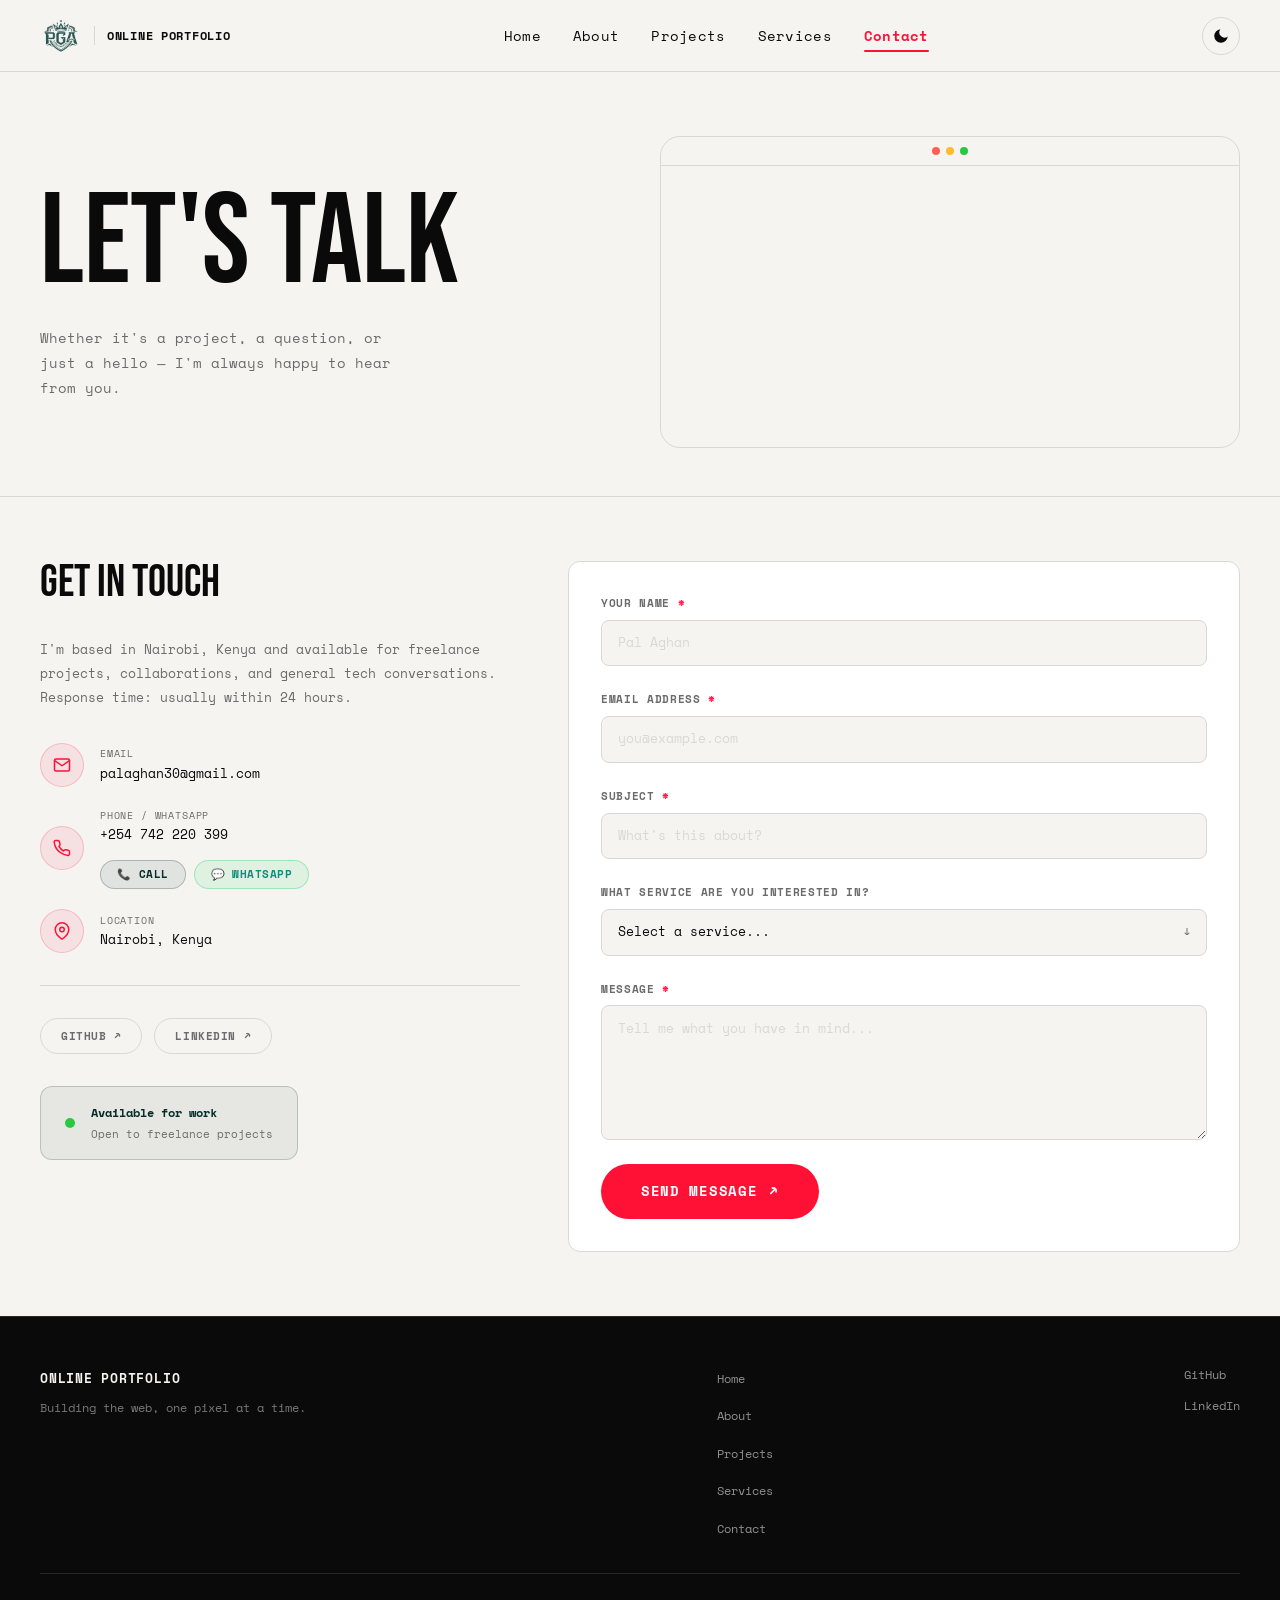
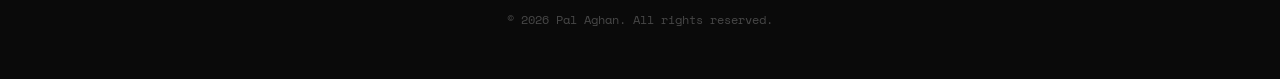
<file: contact.html>
<!DOCTYPE html>
<html lang="en">
<head>
  <meta charset="UTF-8" />
  <meta name="viewport" content="width=device-width, initial-scale=1.0" />
  <meta name="description" content="Contact Pal Aghan — frontend developer and UI/UX designer based in Nairobi, Kenya." />
  <meta name="author" content="Pal Aghan" />
  <title>Contact | Pal Aghan</title>
  <link rel="icon" type="icons/jpeg" href="assets/icons/logo.png" />
  <link rel="apple-touch-icon" href="assets/icons/logo.png" />
  <link rel="preconnect" href="https://fonts.googleapis.com" />
  <link rel="preconnect" href="https://fonts.gstatic.com" crossorigin />
  <link href="https://fonts.googleapis.com/css2?family=Bebas+Neue&family=Space+Mono:wght@400;700&display=swap" rel="stylesheet" />
  <link rel="stylesheet" href="assets/css/style.css" />
  <link rel="icon" type="image/png" href="assets/icons/logo.png" />
</head>
<body>

  <a href="#main-content" class="skip-link">Skip to main content</a>

  <!-- HEADER -->
  <header class="site-header" role="banner">
    <div class="site-header__logo">
      <a href="index.html" aria-label="Pal Aghan — back to top">
        <img src="assets/icons/logo.png" alt="PGA Logo" width="42" height="42" class="logo-img"/>
        <span class="logo-wordmark">ONLINE PORTFOLIO</span>
      </a>
    </div>

    <nav class="primary-nav" aria-label="Primary navigation">
      <button class="nav-toggle" aria-expanded="false" aria-controls="nav-menu" aria-label="Toggle navigation menu">
        <span class="hamburger-bar"></span>
        <span class="hamburger-bar"></span>
        <span class="hamburger-bar"></span>
      </button>
      <ul id="nav-menu" class="nav-list" role="list">
        <li><a href="index.html"     class="nav-link">Home</a></li>
        <li><a href="about.html"    class="nav-link">About</a></li>
        <li><a href="projects.html" class="nav-link">Projects</a></li>
        <li><a href="services.html" class="nav-link">Services</a></li>
        <li><a href="contact.html"  class="nav-link nav-link--active">Contact</a></li>
      </ul>
    </nav>

    <button class="theme-toggle" id="theme-toggle" aria-label="Toggle dark mode">
      <svg class="icon-moon" width="18" height="18" viewBox="0 0 24 24" aria-hidden="true">
        <path d="M21 12.79A9 9 0 1 1 11.21 3 7 7 0 0 0 21 12.79z" fill="currentColor"/>
      </svg>
      <svg class="icon-sun" width="18" height="18" viewBox="0 0 24 24" fill="none" stroke="currentColor" stroke-width="2" stroke-linecap="round" aria-hidden="true">
        <circle cx="12" cy="12" r="5" fill="currentColor" stroke="none"/>
        <line x1="12" y1="1" x2="12" y2="3"/>
        <line x1="12" y1="21" x2="12" y2="23"/>
        <line x1="4.22" y1="4.22" x2="5.64" y2="5.64"/>
        <line x1="18.36" y1="18.36" x2="19.78" y2="19.78"/>
        <line x1="1" y1="12" x2="3" y2="12"/>
        <line x1="21" y1="12" x2="23" y2="12"/>
        <line x1="4.22" y1="19.78" x2="5.64" y2="18.36"/>
        <line x1="18.36" y1="5.64" x2="19.78" y2="4.22"/>
      </svg>
    </button>
  </header>


  <main id="main-content" role="main">

    <!-- ═══════════════════════════════════
         SECTION 1: HERO BAND
         Left: heading + subtext
         Right: animated chat bubbles
    ═══════════════════════════════════ -->
    <section class="contact-hero" aria-labelledby="contact-heading">

      <!-- Left: text -->
      <div class="contact-hero__text">
        <h1 id="contact-heading" class="contact-hero__title">Let's Talk</h1>
        <p class="contact-hero__sub">
          Whether it's a project, a question, or just a hello —
          I'm always happy to hear from you.
        </p>
      </div>

      <!-- Right: chat bubble animation (decorative) -->
      <!--
        aria-hidden="true": purely decorative animation.
        The heading already communicates the page purpose.
      -->
      <div class="chat-animation" aria-hidden="true">

        <!--
          The animation shows a conversation happening.
          Each bubble appears, holds, then fades out.
          Staggered animation-delay makes them feel like
          a real back-and-forth chat.

          Structure:
          - .chat-row--left  = message from "them" (left-aligned)
          - .chat-row--right = message from "you"  (right-aligned)
          Each bubble has a typing indicator that shows first,
          then the message text fades in replacing it.
        -->

        <!-- Bubble 1: incoming -->
        <div class="chat-row chat-row--left">
          <div class="chat-avatar chat-avatar--them">PA</div>
          <div class="chat-bubble chat-bubble--left chat-bubble--1">
            <span class="chat-typing" aria-hidden="true">
              <span></span><span></span><span></span>
            </span>
            <span class="chat-text">Hey, I need a website! 👋</span>
          </div>
        </div>

        <!-- Bubble 2: outgoing -->
        <div class="chat-row chat-row--right">
          <div class="chat-bubble chat-bubble--right chat-bubble--2">
            <span class="chat-typing" aria-hidden="true">
              <span></span><span></span><span></span>
            </span>
            <span class="chat-text">Let's build something great 🚀</span>
          </div>
          <div class="chat-avatar chat-avatar--me">ME</div>
        </div>

        <!-- Bubble 3: incoming -->
        <div class="chat-row chat-row--left">
          <div class="chat-avatar chat-avatar--them">PA</div>
          <div class="chat-bubble chat-bubble--left chat-bubble--3">
            <span class="chat-typing" aria-hidden="true">
              <span></span><span></span><span></span>
            </span>
            <span class="chat-text">When can we start? 🔥</span>
          </div>
        </div>

        <!-- Bubble 4: outgoing -->
        <div class="chat-row chat-row--right">
          <div class="chat-bubble chat-bubble--right chat-bubble--4">
            <span class="chat-typing" aria-hidden="true">
              <span></span><span></span><span></span>
            </span>
            <span class="chat-text">Right now. Fill the form ↓</span>
          </div>
          <div class="chat-avatar chat-avatar--me">ME</div>
        </div>

        <!-- Decorative phone frame around the bubbles -->
        <div class="chat-frame" aria-hidden="true">
          <div class="chat-frame__bar">
            <span class="chat-frame__dot"></span>
            <span class="chat-frame__dot"></span>
            <span class="chat-frame__dot"></span>
          </div>
        </div>

      </div><!-- /chat-animation -->

    </section><!-- /contact-hero -->


    <!-- ═══════════════════════════════════
         SECTION 2: CONTACT CONTENT
         Two columns: info left | form right
    ═══════════════════════════════════ -->
    <section class="contact-body" aria-label="Contact information and form">

      <!-- LEFT: Contact details -->
      <div class="contact-info">

        <h2 class="contact-info__heading">Get in Touch</h2>
        <p class="contact-info__intro">
          I'm based in Nairobi, Kenya and available for
          freelance projects, collaborations, and general
          tech conversations. Response time: usually within
          24 hours.
        </p>

        <!-- Contact detail items -->
        <ul class="contact-details" role="list">
            <li class="contact-detail">
              <div class="contact-detail__icon" aria-hidden="true"><svg width="18" height="18" viewBox="0 0 24 24" fill="none" stroke="currentColor" stroke-width="2" stroke-linecap="round" stroke-linejoin="round"><path d="M4 4h16c1.1 0 2 .9 2 2v12c0 1.1-.9 2-2 2H4c-1.1 0-2-.9-2-2V6c0-1.1.9-2 2-2z"></path><polyline points="22,6 12,13 2,6"></polyline></svg></div>
              <div class="contact-detail__body"><span class="contact-detail__label">Email</span><a href="mailto:palaghan30@gmail.com" class="contact-detail__value">palaghan30@gmail.com</a></div>
            </li>
            <li class="contact-detail">
              <div class="contact-detail__icon" aria-hidden="true"><svg width="18" height="18" viewBox="0 0 24 24" fill="none" stroke="currentColor" stroke-width="2" stroke-linecap="round" stroke-linejoin="round"><path d="M22 16.92v3a2 2 0 0 1-2.18 2 19.79 19.79 0 0 1-8.63-3.07A19.5 19.5 0 0 1 4.69 13a19.79 19.79 0 0 1-3.07-8.67A2 2 0 0 1 3.62 2h3a2 2 0 0 1 2 1.72c.127.96.361 1.903.7 2.81a2 2 0 0 1-.45 2.11L7.91 9.91a16 16 0 0 0 6.16 6.16l1.27-1.27a2 2 0 0 1 2.11-.45c.907.339 1.85.573 2.81.7A2 2 0 0 1 22 16.92z"></path></svg></div>
              <div class="contact-detail__body"><span class="contact-detail__label">Phone / WhatsApp</span><a href="tel:+254742220399" class="contact-detail__value">+254 742 220 399</a><div class="contact-detail__actions"><a href="tel:+254742220399" class="contact-action-btn contact-action-btn--call">📞 Call</a><a href="https://wa.me/254742220399" class="contact-action-btn contact-action-btn--whatsapp" target="_blank" rel="noopener noreferrer">💬 WhatsApp</a></div></div>
            </li>
            <li class="contact-detail">
              <div class="contact-detail__icon" aria-hidden="true"><svg width="18" height="18" viewBox="0 0 24 24" fill="none" stroke="currentColor" stroke-width="2" stroke-linecap="round" stroke-linejoin="round"><path d="M21 10c0 7-9 13-9 13s-9-6-9-13a9 9 0 0 1 18 0z"></path><circle cx="12" cy="10" r="3"></circle></svg></div>
              <div class="contact-detail__body"><span class="contact-detail__label">Location</span><span class="contact-detail__value">Nairobi, Kenya</span></div>
            </li>

        </ul><!-- /contact-details -->

        <!-- Divider -->
        <hr class="contact-divider" />

        <!-- Social links -->
        <div class="contact-socials">
          <a href="https://github.com/PalAghan" class="contact-social-pill" target="_blank" rel="noopener noreferrer">
            GitHub ↗
          </a>
          <a href="https://www.linkedin.com/in/pal-aghan-371787308?utm_source=share_via&utm_content=profile&utm_medium=member_android" class="contact-social-pill" target="_blank" rel="noopener noreferrer">
            LinkedIn ↗
          </a>
        </div>

        <!-- Availability badge -->
        <div class="availability-badge">
          <!--
            The green dot is purely CSS — a small circle
            with a pulsing animation to suggest "live" / online.
          -->
          <span class="availability-badge__dot" aria-hidden="true"></span>
          <div>
            <p class="availability-badge__status">Available for work</p>
            <p class="availability-badge__note">Open to freelance projects</p>
          </div>
        </div>

      </div><!-- /contact-info -->


      <!-- RIGHT: Contact form -->
      <div class="contact-form-wrap">
        <!--
          action: points to Formspree endpoint.
          Replace YOUR_FORM_ID with the ID from your Formspree account.
          Sign up free at formspree.io, create a form, copy the ID.
          This is all you need — no backend, no server, Formspree handles it.

          method="POST": sends data to the server when submitted.
          novalidate: we handle validation with HTML5 attributes ourselves.
        -->
        <form
          class="contact-form"
          action="https://formspree.io/f/mjgjkdrd"
          method="POST"
          novalidate
          aria-label="Contact form"
        >

          <!-- Name -->
          <div class="form-group">
            <!--
              <label for="name">: MUST match the input's id.
              This is what links the label to the input for screen readers
              and makes the label clickable to focus the field.
            -->
            <label for="name" class="form-label">Your Name</label>
            <input
              type="text"
              id="name"
              name="name"
              class="form-input"
              placeholder="Pal Aghan"
              required
              autocomplete="name"
            />
            <!--
              required: HTML5 validation — browser won't submit without this filled.
              autocomplete: helps browsers autofill correctly.
            -->
          </div>

          <!-- Email -->
          <div class="form-group">
            <label for="email" class="form-label">Email Address</label>
            <input
              type="email"
              id="email"
              name="email"
              class="form-input"
              placeholder="you@example.com"
              required
              autocomplete="email"
            />
            <!--
              type="email": browser validates it's a proper email format
              before allowing submission.
            -->
          </div>

          <!-- Subject -->
          <div class="form-group">
            <label for="subject" class="form-label">Subject</label>
            <input
              type="text"
              id="subject"
              name="subject"
              class="form-input"
              placeholder="What's this about?"
              required
            />
          </div>

          <!-- Service dropdown -->
          <div class="form-group">
            <label for="service" class="form-label">What service are you interested in?</label>
            <div class="form-select-wrap">
              <!--
                <select>: dropdown list of options.
                Wrapped in a div so we can style the custom arrow
                via CSS — the native select arrow is hard to style.
              -->
              <select id="service" name="service" class="form-select">
                <option value="" disabled selected>Select a service...</option>
                <option value="frontend">Frontend Development</option>
                <option value="uiux">UI/UX Design</option>
                <option value="electronics">Electronics &amp; Delivery</option>
                <option value="other">Something else</option>
              </select>
              <span class="form-select-arrow" aria-hidden="true">↓</span>
            </div>
          </div>

          <!-- Message -->
          <div class="form-group">
            <label for="message" class="form-label">Message</label>
            <textarea
              id="message"
              name="message"
              class="form-textarea"
              placeholder="Tell me what you have in mind..."
              rows="5"
              required
            ></textarea>
            <!--
              rows="5": sets the default visible height of the textarea.
              Users can still resize it (controlled via CSS resize property).
            -->
          </div>

          <!-- Submit -->
          <button type="submit" class="form-submit">
            Send Message
            <span aria-hidden="true">↗</span>
          </button>

          <!--
            Formspree honeypot field — hidden from humans, catches bots.
            Bots fill in every field including this one.
            If this field has a value, Formspree ignores the submission.
          -->
          <input type="text" name="_gotcha" style="display:none" tabindex="-1" autocomplete="off" />

        </form>
      </div><!-- /contact-form-wrap -->

    </section><!-- /contact-body -->

  </main>


  <!-- FOOTER -->
  <footer class="site-footer" role="contentinfo">
    <div class="footer__inner">
      <div class="footer__brand">
        <a href="index.html" class="footer__logo">ONLINE PORTFOLIO</a>
        <p class="footer__tagline">Building the web, one pixel at a time.</p>
      </div>
      <nav class="footer__nav" aria-label="Footer navigation">
        <ul role="list">
          <li><a href="index.html">Home</a></li>
          <li><a href="about.html">About</a></li>
          <li><a href="projects.html">Projects</a></li>
          <li><a href="services.html">Services</a></li>
          <li><a href="contact.html">Contact</a></li>
        </ul>
      </nav>
      <div class="footer__social">
        <a href="https://github.com/PalAghan" target="_blank" rel="noopener noreferrer">GitHub</a>
        <a href="https://www.linkedin.com/in/pal-aghan-371787308?utm_source=share_via&utm_content=profile&utm_medium=member_android" target="_blank" rel="noopener noreferrer">LinkedIn</a>
      </div>
    </div>
    <div class="footer__bottom">
      <small>&copy; <time datetime="2026">2026</time> Pal Aghan. All rights reserved.</small>
    </div>
  </footer>

  <script src="assets/js/main.js"></script>
</body>
</html>
</file>
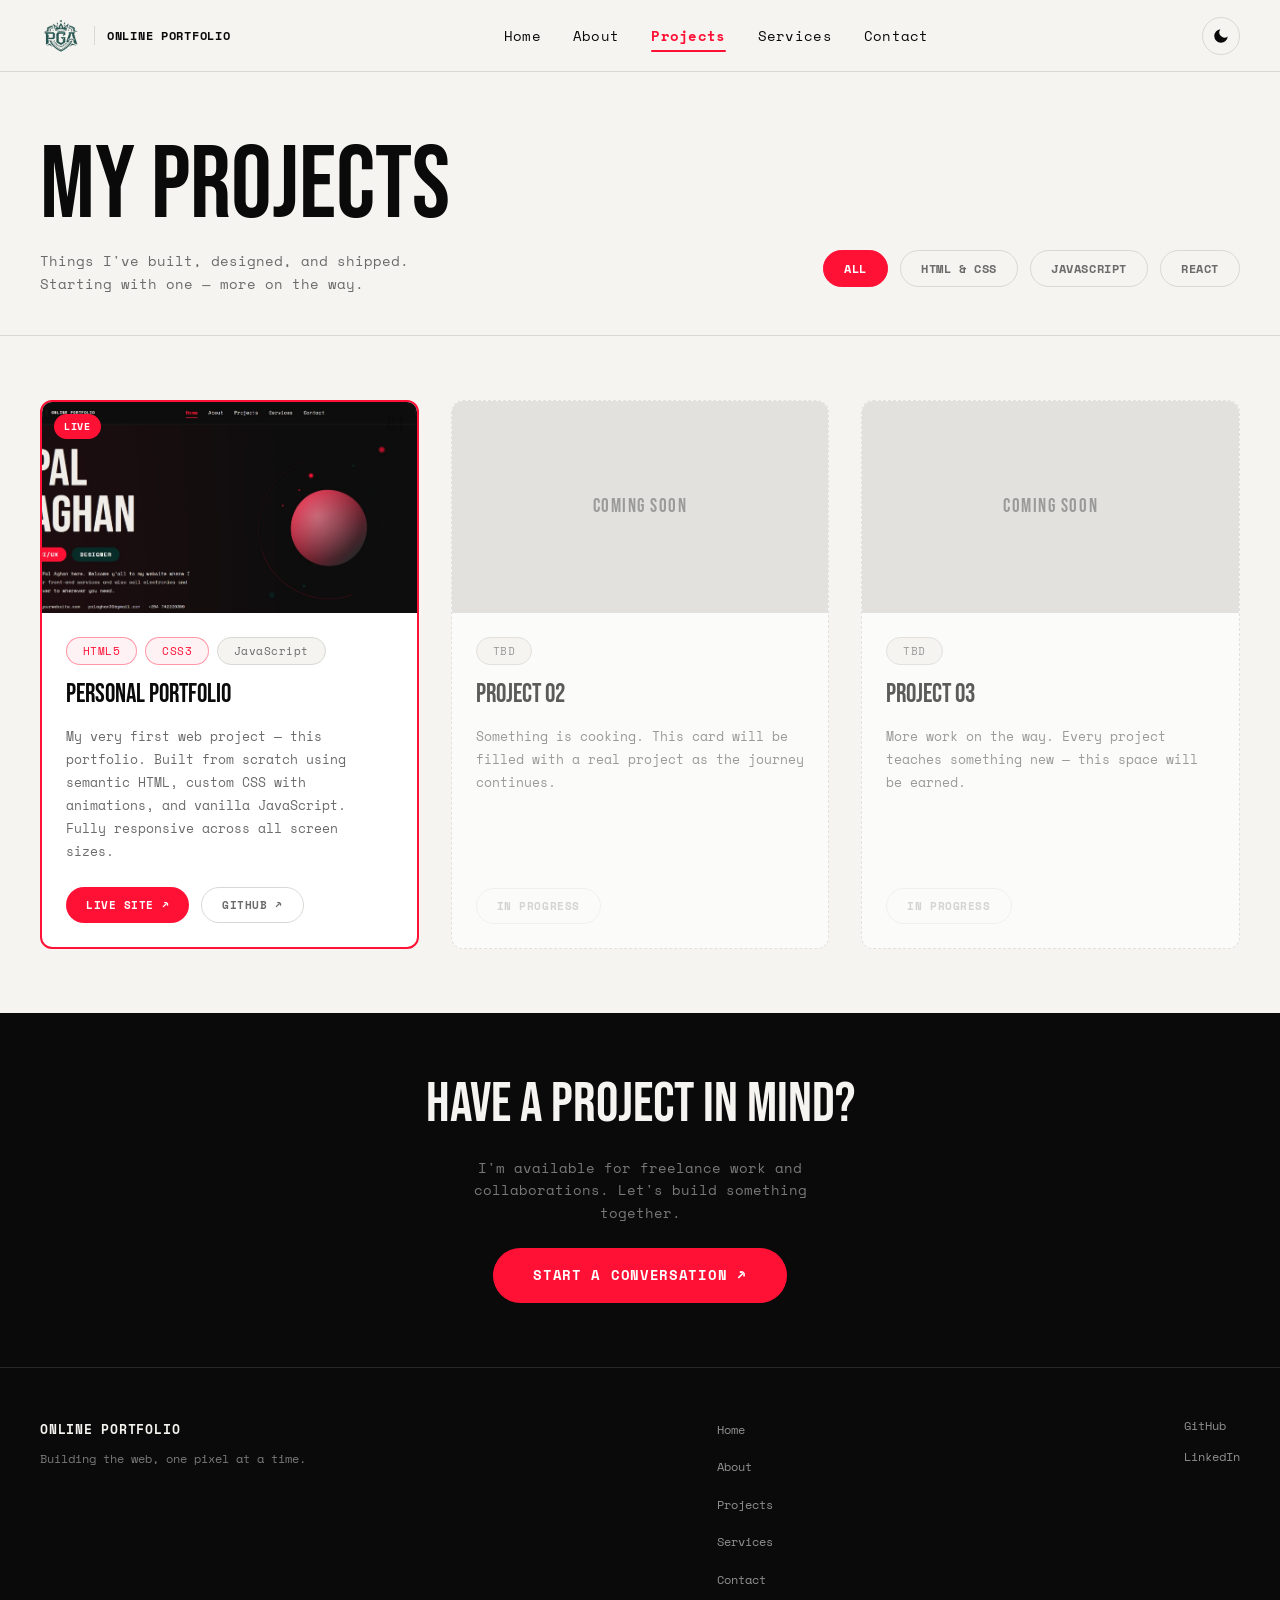
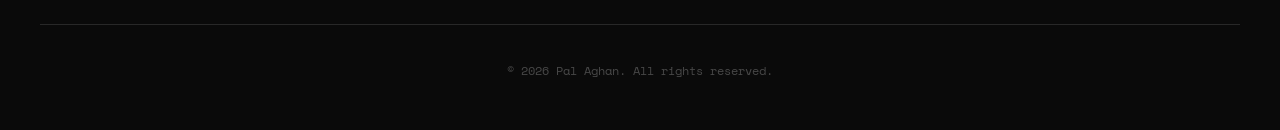
<file: projects.html>
<!DOCTYPE html>
<html lang="en">
<head>
  <meta charset="UTF-8" />
  <meta name="viewport" content="width=device-width, initial-scale=1.0" />
  <meta name="description" content="Projects by Pal Aghan — frontend development work and UI/UX builds." />
  <meta name="author" content="Pal Aghan" />
  <title>Projects | Pal Aghan</title>
  <link rel="icon" type="icons/jpeg" href="assets/icons/logo.png" />
  <link rel="apple-touch-icon" href="assets/icons/logo.png" />
  <link rel="preconnect" href="https://fonts.googleapis.com" />
  <link rel="preconnect" href="https://fonts.gstatic.com" crossorigin />
  <link href="https://fonts.googleapis.com/css2?family=Bebas+Neue&family=Space+Mono:wght@400;700&display=swap" rel="stylesheet" />
  <link rel="stylesheet" href="assets/css/style.css" />
  <link rel="icon" type="image/png" href="assets/icons/logo.png" />
</head>
<body>

  <a href="#main-content" class="skip-link">Skip to main content</a>

  <!-- HEADER -->
  <header class="site-header" role="banner">
    <div class="site-header__logo">
      <a href="index.html" aria-label="Pal Aghan — back to top">
        <img src="assets/icons/logo.png" alt="PGA Logo" width="42" height="42" class="logo-img"/>
        <span class="logo-wordmark">ONLINE PORTFOLIO</span>
      </a>
    </div>

    <nav class="primary-nav" aria-label="Primary navigation">
      <button class="nav-toggle" aria-expanded="false" aria-controls="nav-menu" aria-label="Toggle navigation menu">
        <span class="hamburger-bar"></span>
        <span class="hamburger-bar"></span>
        <span class="hamburger-bar"></span>
      </button>
      <ul id="nav-menu" class="nav-list" role="list">
        <li><a href="index.html"     class="nav-link">Home</a></li>
        <li><a href="about.html"    class="nav-link">About</a></li>
        <li><a href="projects.html" class="nav-link nav-link--active">Projects</a></li>
        <li><a href="services.html" class="nav-link">Services</a></li>
        <li><a href="contact.html"  class="nav-link">Contact</a></li>
      </ul>
    </nav>

    <button class="theme-toggle" id="theme-toggle" aria-label="Toggle dark mode">
      <svg class="icon-moon" width="18" height="18" viewBox="0 0 24 24" aria-hidden="true">
        <path d="M21 12.79A9 9 0 1 1 11.21 3 7 7 0 0 0 21 12.79z" fill="currentColor"/>
      </svg>
      <svg class="icon-sun" width="18" height="18" viewBox="0 0 24 24" fill="none" stroke="currentColor" stroke-width="2" stroke-linecap="round" aria-hidden="true">
        <circle cx="12" cy="12" r="5" fill="currentColor" stroke="none"/>
        <line x1="12" y1="1" x2="12" y2="3"/>
        <line x1="12" y1="21" x2="12" y2="23"/>
        <line x1="4.22" y1="4.22" x2="5.64" y2="5.64"/>
        <line x1="18.36" y1="18.36" x2="19.78" y2="19.78"/>
        <line x1="1" y1="12" x2="3" y2="12"/>
        <line x1="21" y1="12" x2="23" y2="12"/>
        <line x1="4.22" y1="19.78" x2="5.64" y2="18.36"/>
        <line x1="18.36" y1="5.64" x2="19.78" y2="4.22"/>
      </svg>
    </button>
  </header>


  <main id="main-content" role="main">

    <!-- ═══════════════════════════════════
         SECTION 1: HERO BAND
         Page title on left, filter tabs on right.
         Filters use data-filter to match card data-tags.
         JavaScript in main.js handles the filtering.
    ═══════════════════════════════════ -->
    <section class="projects-hero" aria-labelledby="projects-heading">

      <div>
        <h1 id="projects-heading" class="projects-hero__heading">My Projects</h1>
        <p class="projects-hero__sub">
          Things I've built, designed, and shipped.
          Starting with one — more on the way.
        </p>
      </div>

      <!--
        Filter buttons:
        data-filter="all" shows every card.
        data-filter="html-css" shows only cards tagged html-css.
        JavaScript reads these values and toggles card visibility.
        The "active" class marks the currently selected filter.
      -->
      <div class="filter-tabs" role="group" aria-label="Filter projects by technology">
        <button class="filter-btn active" data-filter="all">All</button>
        <button class="filter-btn" data-filter="html-css">HTML &amp; CSS</button>
        <button class="filter-btn" data-filter="javascript">JavaScript</button>
        <button class="filter-btn" data-filter="react">React</button>
      </div>

    </section>


    <!-- ═══════════════════════════════════
         SECTION 2: PROJECT GRID
         3 columns — 1 real card, 2 placeholders.
         Each card has data-tags so the JS filter can show/hide them.
    ═══════════════════════════════════ -->
    <section class="projects-grid-section" aria-labelledby="grid-heading">
      <h2 id="grid-heading" class="visually-hidden">All projects</h2>

      <!--
        data-tags: space-separated list of filter values this card belongs to.
        The JS checks if the active filter matches any of these tags.
      -->
      <div class="projects-grid" id="projects-grid">

        <!-- ── CARD 1: Portfolio Website (real) ── -->
        <article
          class="proj-card proj-card--featured"
          data-tags="all html-css javascript"
          aria-label="Project: Personal Portfolio Website"
        >
          <!--
            proj-card--featured: gives this card the red border accent
            to visually distinguish it as the primary/live project.
          -->

          <div class="proj-card__preview">
            <!--
              Replace the src below with an actual screenshot of your site
              once it's deployed. File path: assets/images/project-portfolio.jpg
              Use a screenshot from your browser or a tool like Responsively.
            -->
            <img
              src="assets/images/Screenshot_homepage.jpg"
              alt="Screenshot of Pal Aghan's portfolio website showing the home page with the animated orb"
              width="800"
              height="450"
              loading="eager"
              onerror="this.style.display='none'; this.parentElement.classList.add('proj-card__preview--placeholder'); this.parentElement.innerHTML += '<span>Portfolio</span><small>Add screenshot</small>'"
            />
            <!--
              onerror: if the image file doesn't exist yet, the card
              gracefully falls back to the placeholder style.
              Remove this once you have the real screenshot.
            -->
            <span class="proj-card__badge">Live</span>
            <span class="proj-card__number">01</span>
          </div>

          <div class="proj-card__body">
            <div class="proj-card__tags">
              <span class="tag tag--red">HTML5</span>
              <span class="tag tag--red">CSS3</span>
              <span class="tag">JavaScript</span>
            </div>

            <h2 class="proj-card__title">Personal Portfolio</h2>

            <p class="proj-card__desc">
              My very first web project — this portfolio. Built from scratch
              using semantic HTML, custom CSS with animations, and vanilla
              JavaScript. Fully responsive across all screen sizes.
            </p>

            <div class="proj-card__actions">
              <!--
                Replace href values below with your real URLs when deployed.
                Live site: your hosting URL (Netlify, GitHub Pages, Vercel etc.)
                GitHub: your repository URL
              -->
              <a href="#" class="proj-btn proj-btn--primary" target="_blank" rel="noopener noreferrer">
                Live Site ↗
              </a>
              <a href="https://github.com/yourusername/portfolio" class="proj-btn proj-btn--ghost" target="_blank" rel="noopener noreferrer">
                GitHub ↗
              </a>
            </div>
          </div>
        </article>


        <!-- ── CARD 2: Coming Soon placeholder ── -->
        <article
          class="proj-card proj-card--soon"
          data-tags="all"
          aria-label="Project 2 — coming soon"
        >
          <div class="proj-card__preview proj-card__preview--placeholder">
            <span>Coming Soon</span>
          </div>
          <div class="proj-card__body">
            <div class="proj-card__tags">
              <span class="tag">TBD</span>
            </div>
            <h2 class="proj-card__title">Project 02</h2>
            <p class="proj-card__desc">
              Something is cooking. This card will be filled with
              a real project as the journey continues.
            </p>
            <div class="proj-card__actions">
              <span class="proj-btn proj-btn--ghost" style="opacity:.4; cursor:not-allowed;">
                In Progress
              </span>
            </div>
          </div>
        </article>


        <!-- ── CARD 3: Coming Soon placeholder ── -->
        <article
          class="proj-card proj-card--soon"
          data-tags="all"
          aria-label="Project 3 — coming soon"
        >
          <div class="proj-card__preview proj-card__preview--placeholder">
            <span>Coming Soon</span>
          </div>
          <div class="proj-card__body">
            <div class="proj-card__tags">
              <span class="tag">TBD</span>
            </div>
            <h2 class="proj-card__title">Project 03</h2>
            <p class="proj-card__desc">
              More work on the way. Every project teaches something
              new — this space will be earned.
            </p>
            <div class="proj-card__actions">
              <span class="proj-btn proj-btn--ghost" style="opacity:.4; cursor:not-allowed;">
                In Progress
              </span>
            </div>
          </div>
        </article>

      </div><!-- /projects-grid -->

    </section>


    <!-- ═══════════════════════════════════
         SECTION 3: CTA BAND
    ═══════════════════════════════════ -->
    <section class="projects-cta" aria-labelledby="cta-heading">
      <h2 id="cta-heading" class="projects-cta__title">Have a project in mind?</h2>
      <p class="projects-cta__sub">
        I'm available for freelance work and collaborations.
        Let's build something together.
      </p>
      <a href="contact.html" class="projects-cta__btn">
        Start a Conversation ↗
      </a>
    </section>

  </main>


  <!-- FOOTER -->
  <footer class="site-footer" role="contentinfo">
    <div class="footer__inner">
      <div class="footer__brand">
        <a href="index.html" class="footer__logo">ONLINE PORTFOLIO</a>
        <p class="footer__tagline">Building the web, one pixel at a time.</p>
      </div>
      <nav class="footer__nav" aria-label="Footer navigation">
        <ul role="list">
          <li><a href="index.html">Home</a></li>
          <li><a href="about.html">About</a></li>
          <li><a href="projects.html">Projects</a></li>
          <li><a href="services.html">Services</a></li>
          <li><a href="contact.html">Contact</a></li>
        </ul>
      </nav>
      <div class="footer__social">
        <a href="https://github.com/PalAghan" target="_blank" rel="noopener noreferrer">GitHub</a>
        <a href="https://www.linkedin.com/in/pal-aghan-371787308?utm_source=share_via&utm_content=profile&utm_medium=member_android" target="_blank" rel="noopener noreferrer">LinkedIn</a>
      </div>
    </div>
    <div class="footer__bottom">
      <small>&copy; <time datetime="2026">2026</time> Pal Aghan. All rights reserved.</small>
    </div>
  </footer>


  <!--
    JAVASCRIPT: Filter logic
    We put this inline here instead of main.js so you can see
    exactly how the filter works before moving it to main.js.
  -->
  <script>
    const btns  = document.querySelectorAll('.filter-btn');
    const cards = document.querySelectorAll('.proj-card');

    btns.forEach(btn => {
      btn.addEventListener('click', () => {
        // Remove active from all buttons, add to clicked one
        btns.forEach(b => b.classList.remove('active'));
        btn.classList.add('active');

        const filter = btn.dataset.filter;

        cards.forEach(card => {
          // card.dataset.tags is a space-separated string e.g. "all html-css"
          const tags = card.dataset.tags.split(' ');
          if (tags.includes(filter)) {
            card.style.display = 'flex';
          } else {
            card.style.display = 'none';
          }
        });
      });
    });
  </script>

  <script src="assets/js/main.js"></script>
</body>
</html>
</file>
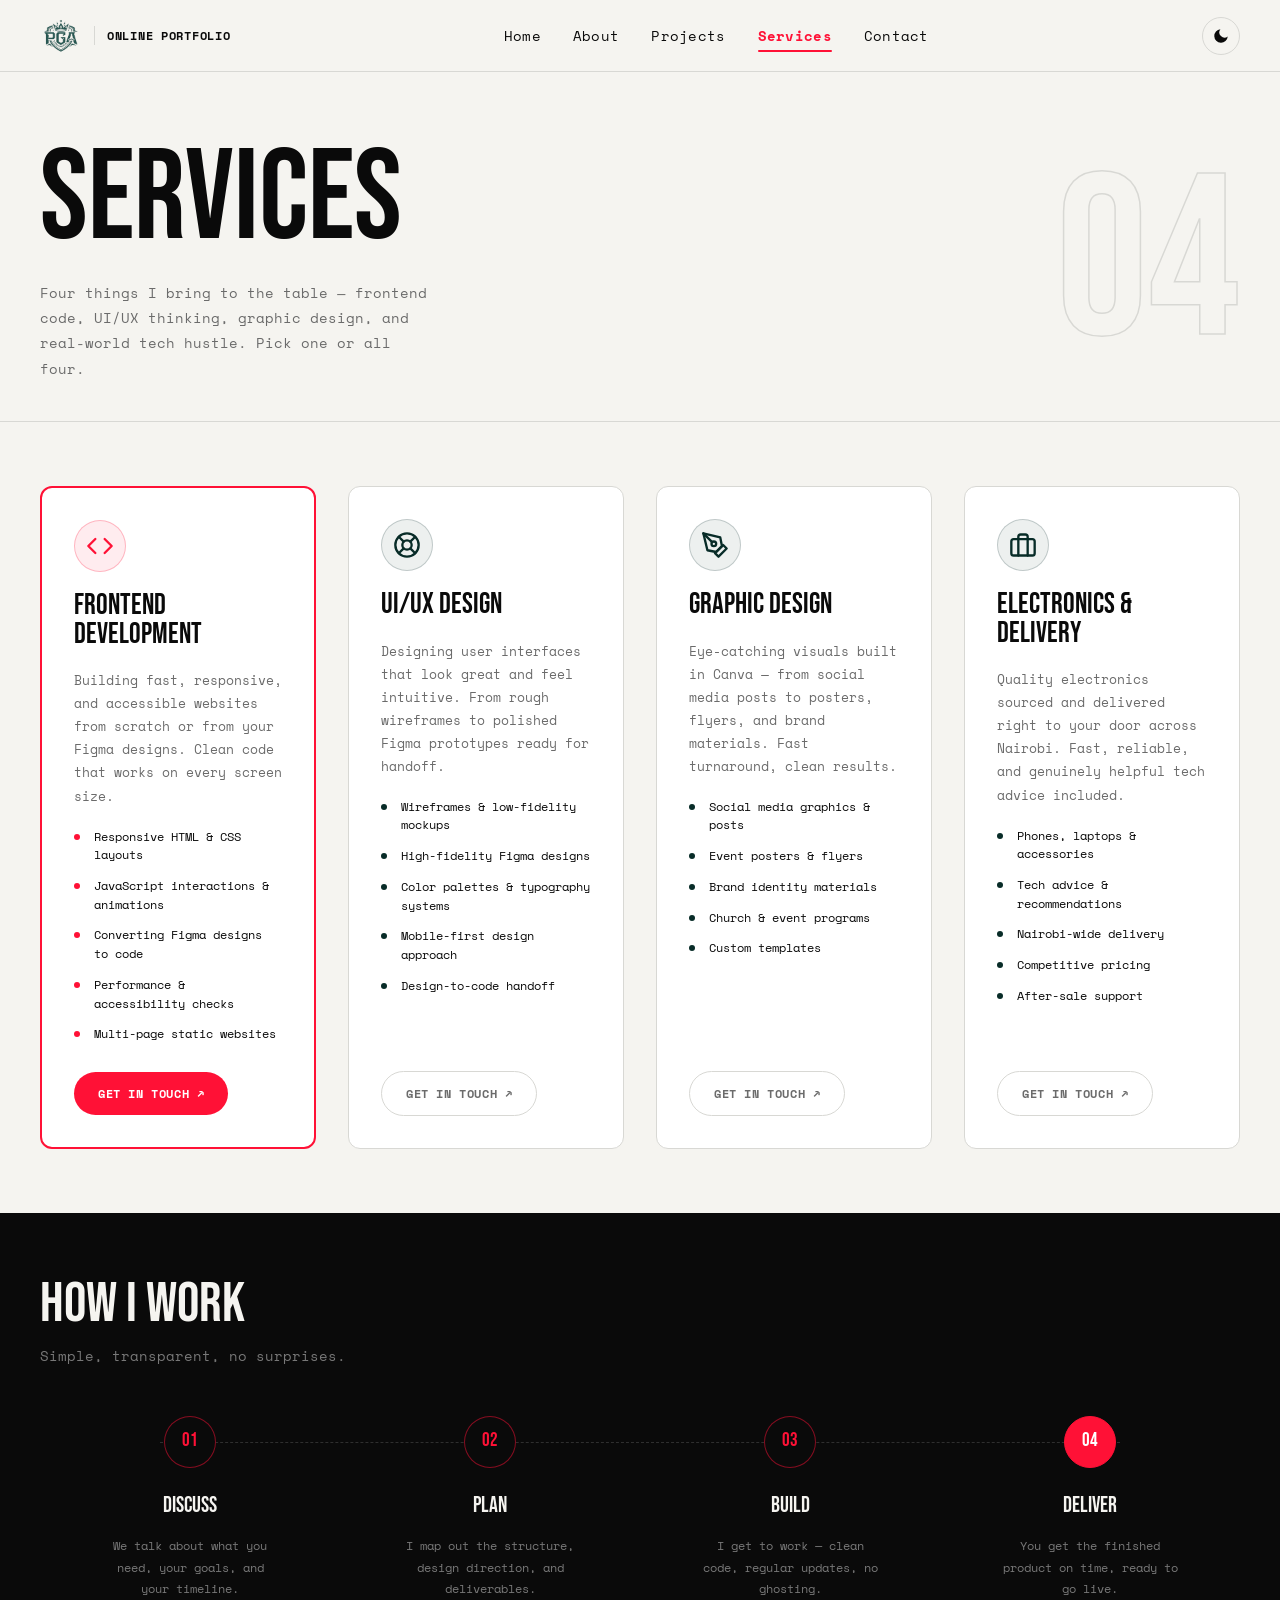
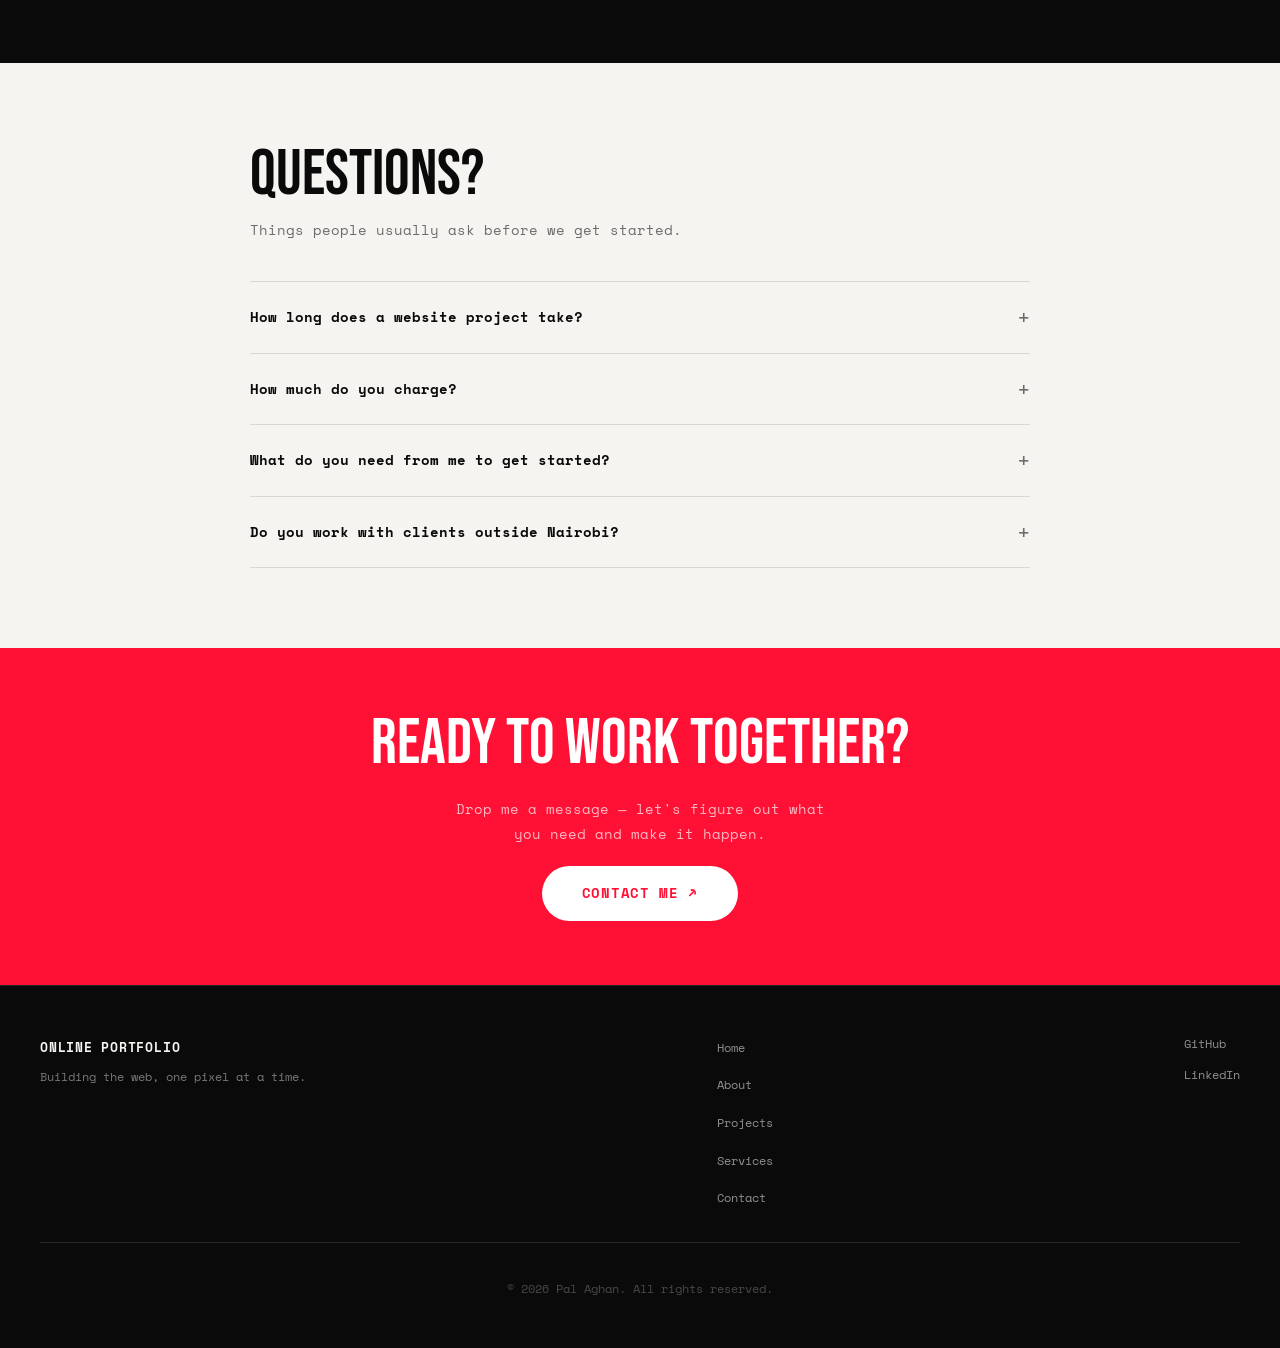
<file: services.html>
<!DOCTYPE html>
<html lang="en">
<head>
  <meta charset="UTF-8" />
  <meta name="viewport" content="width=device-width, initial-scale=1.0" />
  <meta name="description" content="Services offered by Pal Aghan — Frontend Development, UI/UX Design, Graphic Design (Canva), Electronics & Delivery in Nairobi, Kenya." />
  <meta name="author" content="Pal Aghan" />
  <title>Services | Pal Aghan</title>
  <link rel="icon" type="icons/jpeg" href="assets/icons/logo.png" />
  <link rel="apple-touch-icon" href="assets/icons/logo.png" />
  <link rel="preconnect" href="https://fonts.googleapis.com" />
  <link rel="preconnect" href="https://fonts.gstatic.com" crossorigin />
  <link href="https://fonts.googleapis.com/css2?family=Bebas+Neue&family=Space+Mono:wght@400;700&display=swap" rel="stylesheet" />
  <link rel="stylesheet" href="assets/css/style.css" />
  <link rel="icon" type="image/png" href="assets/icons/logo.png" />
</head>
<body>

  <a href="#main-content" class="skip-link">Skip to main content</a>

  <!-- HEADER -->
  <header class="site-header" role="banner">
    <div class="site-header__logo">
      <a href="index.html" aria-label="Pal Aghan — back to top">
        <img src="assets/icons/logo.png" alt="PGA Logo" width="42" height="42" class="logo-img"/>
        <span class="logo-wordmark">ONLINE PORTFOLIO</span>
      </a>
    </div>
    
    <nav class="primary-nav" aria-label="Primary navigation">
      <button class="nav-toggle" aria-expanded="false" aria-controls="nav-menu" aria-label="Toggle navigation menu">
        <span class="hamburger-bar"></span>
        <span class="hamburger-bar"></span>
        <span class="hamburger-bar"></span>
      </button>
      <ul id="nav-menu" class="nav-list" role="list">
        <li><a href="index.html"    class="nav-link">Home</a></li>
        <li><a href="about.html"    class="nav-link">About</a></li>
        <li><a href="projects.html" class="nav-link">Projects</a></li>
        <li><a href="services.html" class="nav-link nav-link--active" aria-current="page">Services</a></li>
        <li><a href="contact.html"  class="nav-link">Contact</a></li>
      </ul>
    </nav>

    <button class="theme-toggle" id="theme-toggle" aria-label="Toggle dark mode">
      <svg class="icon-moon" width="18" height="18" viewBox="0 0 24 24" aria-hidden="true">
        <path d="M21 12.79A9 9 0 1 1 11.21 3 7 7 0 0 0 21 12.79z" fill="currentColor"/>
      </svg>
      <svg class="icon-sun" width="18" height="18" viewBox="0 0 24 24" fill="none" stroke="currentColor" stroke-width="2" stroke-linecap="round" aria-hidden="true">
        <circle cx="12" cy="12" r="5" fill="currentColor" stroke="none"/>
        <line x1="12" y1="1" x2="12" y2="3"/>
        <line x1="12" y1="21" x2="12" y2="23"/>
        <line x1="4.22" y1="4.22" x2="5.64" y2="5.64"/>
        <line x1="18.36" y1="18.36" x2="19.78" y2="19.78"/>
        <line x1="1" y1="12" x2="3" y2="12"/>
        <line x1="21" y1="12" x2="23" y2="12"/>
        <line x1="4.22" y1="19.78" x2="5.64" y2="18.36"/>
        <line x1="18.36" y1="5.64" x2="19.78" y2="4.22"/>
      </svg>
    </button>
  </header>


  <main id="main-content" role="main">

    <!-- ═══════════════════════════════════
         SECTION 1: HERO BAND
    ═══════════════════════════════════ -->
    <section class="svc-hero" aria-labelledby="svc-heading">
      <div class="svc-hero__left">
        <h1 id="svc-heading" class="svc-hero__title">Services</h1>
        <p class="svc-hero__sub">
          Four things I bring to the table — frontend code,
          UI/UX thinking, graphic design, and real-world tech hustle.
          Pick one or all four.
        </p>
      </div>
      <!--
        Decorative large number — purely visual, screen readers skip it.
        Gives the hero band visual weight without extra imagery.
      -->
      <div class="svc-hero__deco" aria-hidden="true">04</div>
    </section>


    <!-- ═══════════════════════════════════
         SECTION 2: SERVICES GRID
         3 cards — one per service.
         Card 1 (Frontend) is featured with red border.
    ═══════════════════════════════════ -->
    <section class="svc-grid-section" aria-labelledby="svc-grid-heading">
      <h2 id="svc-grid-heading" class="visually-hidden">All services</h2>

      <div class="svc-grid">

        <!-- ── SERVICE CARD 1: Frontend Development (featured) ── -->
        <article class="svc-card svc-card--featured" aria-labelledby="svc1-title">
          <!--
            svc-card--featured: red border, marks this as the primary service.
            aria-labelledby: links the card to its heading for screen readers.
          -->

          <div class="svc-card__icon" aria-hidden="true">
            <!--
              The icon is a decorative SVG code bracket symbol.
              aria-hidden because the heading already describes the service.
            -->
            <svg width="28" height="28" viewBox="0 0 24 24" fill="none" stroke="currentColor" stroke-width="2" stroke-linecap="round" stroke-linejoin="round">
              <polyline points="16 18 22 12 16 6"></polyline>
              <polyline points="8 6 2 12 8 18"></polyline>
            </svg>
          </div>

          <h2 id="svc1-title" class="svc-card__title">Frontend Development</h2>

          <p class="svc-card__desc">
            Building fast, responsive, and accessible websites
            from scratch or from your Figma designs. Clean code
            that works on every screen size.
          </p>

          <ul class="svc-card__list" role="list">
            <!--
              <ul> with role="list": correct element for a list of features.
              Each <li> gets a decorative bullet via CSS ::before.
            -->
            <li>Responsive HTML &amp; CSS layouts</li>
            <li>JavaScript interactions &amp; animations</li>
            <li>Converting Figma designs to code</li>
            <li>Performance &amp; accessibility checks</li>
            <li>Multi-page static websites</li>
          </ul>

          <a href="contact.html" class="svc-card__btn svc-card__btn--primary">
            Get in touch ↗
          </a>
        </article>


        <!-- ── SERVICE CARD 2: UI/UX Design ── -->
        <article class="svc-card" aria-labelledby="svc2-title">

          <div class="svc-card__icon svc-card__icon--green" aria-hidden="true">
            <svg width="28" height="28" viewBox="0 0 24 24" fill="none" stroke="currentColor" stroke-width="2" stroke-linecap="round" stroke-linejoin="round">
              <circle cx="12" cy="12" r="10"></circle>
              <circle cx="12" cy="12" r="4"></circle>
              <line x1="4.93" y1="4.93" x2="9.17" y2="9.17"></line>
              <line x1="14.83" y1="14.83" x2="19.07" y2="19.07"></line>
              <line x1="14.83" y1="9.17" x2="19.07" y2="4.93"></line>
              <line x1="4.93" y1="19.07" x2="9.17" y2="14.83"></line>
            </svg>
          </div>

          <h2 id="svc2-title" class="svc-card__title">UI/UX Design</h2>

          <p class="svc-card__desc">
            Designing user interfaces that look great and feel
            intuitive. From rough wireframes to polished Figma
            prototypes ready for handoff.
          </p>

          <ul class="svc-card__list" role="list">
            <li>Wireframes &amp; low-fidelity mockups</li>
            <li>High-fidelity Figma designs</li>
            <li>Color palettes &amp; typography systems</li>
            <li>Mobile-first design approach</li>
            <li>Design-to-code handoff</li>
          </ul>

          <a href="contact.html" class="svc-card__btn svc-card__btn--outline">
            Get in touch ↗
          </a>
        </article>


        <!-- ── SERVICE CARD 3: Graphic Design (Canva) ── -->
        <article class="svc-card" aria-labelledby="svc4-title">

          <div class="svc-card__icon svc-card__icon--green" aria-hidden="true">
            <!-- Pen/design tool icon -->
            <svg width="28" height="28" viewBox="0 0 24 24" fill="none" stroke="currentColor" stroke-width="2" stroke-linecap="round" stroke-linejoin="round">
              <path d="M12 19l7-7 3 3-7 7-3-3z"></path>
              <path d="M18 13l-1.5-7.5L2 2l3.5 14.5L13 18l5-5z"></path>
              <path d="M2 2l7.586 7.586"></path>
              <circle cx="11" cy="11" r="2"></circle>
            </svg>
          </div>

          <h2 id="svc4-title" class="svc-card__title">Graphic Design</h2>

          <p class="svc-card__desc">
            Eye-catching visuals built in Canva — from social media
            posts to posters, flyers, and brand materials. Fast
            turnaround, clean results.
          </p>

          <ul class="svc-card__list" role="list">
            <li>Social media graphics &amp; posts</li>
            <li>Event posters &amp; flyers</li>
            <li>Brand identity materials</li>
            <li>Church &amp; event programs</li>
            <li>Custom templates</li>
          </ul>

          <a href="contact.html" class="svc-card__btn svc-card__btn--outline">
            Get in touch ↗
          </a>
        </article>


        <!-- ── SERVICE CARD 4: Electronics & Delivery ── -->
        <article class="svc-card" aria-labelledby="svc3-title">

          <div class="svc-card__icon svc-card__icon--green" aria-hidden="true">
            <svg width="28" height="28" viewBox="0 0 24 24" fill="none" stroke="currentColor" stroke-width="2" stroke-linecap="round" stroke-linejoin="round">
              <rect x="2" y="7" width="20" height="14" rx="2" ry="2"></rect>
              <path d="M16 21V5a2 2 0 0 0-2-2h-4a2 2 0 0 0-2 2v16"></path>
            </svg>
          </div>

          <h2 id="svc3-title" class="svc-card__title">Electronics &amp; Delivery</h2>

          <p class="svc-card__desc">
            Quality electronics sourced and delivered right to
            your door across Nairobi. Fast, reliable, and
            genuinely helpful tech advice included.
          </p>

          <ul class="svc-card__list" role="list">
            <li>Phones, laptops &amp; accessories</li>
            <li>Tech advice &amp; recommendations</li>
            <li>Nairobi-wide delivery</li>
            <li>Competitive pricing</li>
            <li>After-sale support</li>
          </ul>

          <a href="contact.html" class="svc-card__btn svc-card__btn--outline">
            Get in touch ↗
          </a>
        </article>


      </div><!-- /svc-grid -->
    </section>


    <!-- ═══════════════════════════════════
         SECTION 3: HOW I WORK
         4-step process on a dark background strip.
         Steps connected by a dashed line.
    ═══════════════════════════════════ -->
    <section class="process-strip" aria-labelledby="process-heading">

      <div class="process-strip__header">
        <h2 id="process-heading" class="process-strip__title">How I Work</h2>
        <p class="process-strip__sub">Simple, transparent, no surprises.</p>
      </div>

      <!--
        <ol>: Ordered list — the steps have a specific sequence,
        so an ordered list is semantically correct here.
      -->
      <ol class="process-steps" role="list">

        <li class="process-step">
          <!--
            Each step has a number, a title, and a short description.
            The dashed connector line between steps is drawn with CSS
            using the ::after pseudo-element on each step.
          -->
          <div class="process-step__num" aria-hidden="true">01</div>
          <h3 class="process-step__name">Discuss</h3>
          <p class="process-step__desc">
            We talk about what you need, your goals, and your timeline.
          </p>
        </li>

        <li class="process-step">
          <div class="process-step__num" aria-hidden="true">02</div>
          <h3 class="process-step__name">Plan</h3>
          <p class="process-step__desc">
            I map out the structure, design direction, and deliverables.
          </p>
        </li>

        <li class="process-step">
          <div class="process-step__num" aria-hidden="true">03</div>
          <h3 class="process-step__name">Build</h3>
          <p class="process-step__desc">
            I get to work — clean code, regular updates, no ghosting.
          </p>
        </li>

        <li class="process-step process-step--last">
          <!--
            process-step--last: removes the connector line after the final step.
          -->
          <div class="process-step__num process-step__num--final" aria-hidden="true">04</div>
          <h3 class="process-step__name">Deliver</h3>
          <p class="process-step__desc">
            You get the finished product on time, ready to go live.
          </p>
        </li>

      </ol>
    </section>


    <!-- ═══════════════════════════════════
         SECTION 4: FAQ
         Accordion — click a question to expand the answer.
         Uses <details> and <summary> — native HTML accordion,
         no JavaScript needed!
    ═══════════════════════════════════ -->
    <section class="faq-section" aria-labelledby="faq-heading">

      <div class="sec-header">
        <h2 id="faq-heading" class="sec-title">Questions?</h2>
        <p class="sec-sub">Things people usually ask before we get started.</p>
      </div>

      <div class="faq-list">

        <!--
          <details>: A native HTML disclosure element.
          When closed, only the <summary> is visible.
          When open (by click or keyboard), the rest of the content shows.
          No JavaScript needed — the browser handles open/close natively.
          The open attribute can be added to pre-expand an item.
        -->
        <details class="faq-item">
          <summary class="faq-item__question">
            How long does a website project take?
            <span class="faq-item__icon" aria-hidden="true">+</span>
          </summary>
          <div class="faq-item__answer">
            <p>
              A standard 5-page portfolio or landing page typically takes
              1–3 weeks depending on complexity and how quickly we align
              on the design. I'll always give you a realistic timeline
              upfront before we start so there are no surprises.
            </p>
          </div>
        </details>

        <details class="faq-item">
          <summary class="faq-item__question">
            How much do you charge?
            <span class="faq-item__icon" aria-hidden="true">+</span>
          </summary>
          <div class="faq-item__answer">
            <p>
              Pricing depends on the scope of the project — a simple landing
              page is priced differently from a multi-page site with custom
              animations. Reach out via the contact page and I'll give you
              a clear quote based on what you actually need.
            </p>
          </div>
        </details>

        <details class="faq-item">
          <summary class="faq-item__question">
            What do you need from me to get started?
            <span class="faq-item__icon" aria-hidden="true">+</span>
          </summary>
          <div class="faq-item__answer">
            <p>
              Just a clear idea of what you want — your content (text, images,
              logo), any design references you like, and your target audience.
              If you don't have a design yet, I can help with that too.
              We figure out the rest together.
            </p>
          </div>
        </details>

        <details class="faq-item">
          <summary class="faq-item__question">
            Do you work with clients outside Nairobi?
            <span class="faq-item__icon" aria-hidden="true">+</span>
          </summary>
          <div class="faq-item__answer">
            <p>
              Absolutely. Frontend development and UI/UX design are fully
              remote services — I can work with anyone anywhere. Electronics
              and delivery is currently Nairobi-based only, but reach out
              and we can figure something out.
            </p>
          </div>
        </details>

      </div><!-- /faq-list -->
    </section>


    <!-- ═══════════════════════════════════
         SECTION 5: CTA BAND
    ═══════════════════════════════════ -->
    <section class="svc-cta" aria-labelledby="svc-cta-heading">
      <h2 id="svc-cta-heading" class="svc-cta__title">Ready to work together?</h2>
      <p class="svc-cta__sub">
        Drop me a message — let's figure out what you need
        and make it happen.
      </p>
      <a href="contact.html" class="svc-cta__btn">
        Contact Me ↗
      </a>
    </section>

  </main>


  <!-- FOOTER -->
  <footer class="site-footer" role="contentinfo">
    <div class="footer__inner">
      <div class="footer__brand">
        <a href="index.html" class="footer__logo">ONLINE PORTFOLIO</a>
        <p class="footer__tagline">Building the web, one pixel at a time.</p>
      </div>
      <nav class="footer__nav" aria-label="Footer navigation">
        <ul role="list">
          <li><a href="index.html">Home</a></li>
          <li><a href="about.html">About</a></li>
          <li><a href="projects.html">Projects</a></li>
          <li><a href="services.html">Services</a></li>
          <li><a href="contact.html">Contact</a></li>
        </ul>
      </nav>
      <div class="footer__social">
        <a href="https://github.com/PalAghan" target="_blank" rel="noopener noreferrer">GitHub</a>
        <a href="https://www.linkedin.com/in/pal-aghan-371787308?utm_source=share_via&utm_content=profile&utm_medium=member_android" target="_blank" rel="noopener noreferrer">LinkedIn</a>
      </div>
    </div>
    <div class="footer__bottom">
      <small>&copy; <time datetime="2026">2026</time> Pal Aghan. All rights reserved.</small>
    </div>
  </footer>

  <script src="assets/js/main.js" defer></script>
</body>
</html>
</file>
<file: assets/css/style.css>
/* =====================================================
   STYLE.CSS — Pal Aghan Portfolio
   ===================================================== */


/* ─────────────────────────────────────────
   VARIABLES — LIGHT MODE (default)
───────────────────────────────────────── */
:root {
  /* Brand */
  --red:      #FF1136;
  --green:    #082C28;
  --gradient: linear-gradient(135deg, #FF1136, #082C28);

  /* Light mode palette */
  --bg:      #F5F4F0;
  --surface: #FFFFFF;
  --text:    #0A0A0A;
  --muted:   #6B6B6B;
  --border:  #D8D8D4;

  /* Always-dark elements (footer, stats strip, process strip)
     These stay dark regardless of light/dark mode toggle */
  --inv-bg:   #0A0A0A;
  --inv-text: #F5F4F0;
  --inv-muted: rgba(255,255,255,.45);
  --inv-border: rgba(255,255,255,.12);

  /* Typography */
  --f-display: 'Bebas Neue', Arial, sans-serif;
  --f-mono:    'Space Mono', 'Courier New', monospace;

  /* Layout */
  --header-h: 72px;

  /* Spacing */
  --s1:.25rem; --s2:.5rem;  --s3:.75rem; --s4:1rem;
  --s5:1.25rem; --s6:1.5rem; --s8:2rem;  --s10:2.5rem;
  --s12:3rem;  --s16:4rem;  --s20:5rem;

  /* Misc */
  --pill: 9999px;
  --r-md: 12px;
  --ease: 250ms ease;
}


/* ─────────────────────────────────────────
   VARIABLES — DARK MODE OVERRIDE
   Applied when JS sets data-theme="dark"
   on <html>. Only variables that differ
   from light mode are listed here.
───────────────────────────────────────── */
[data-theme="dark"] {
  --bg:      #0D0D0D;
  --surface: #161616;
  --text:    #F0EDE8;
  --muted:   #888888;
  --border:  #2a2a2a;

  /* inv elements stay dark, just slightly darker than bg */
  --inv-bg:    #080808;
  --inv-text:  #F0EDE8;
  --inv-muted: rgba(255,255,255,.4);
  --inv-border: rgba(255,255,255,.08);
}


/* ─────────────────────────────────────────
   RESET
───────────────────────────────────────── */
*, *::before, *::after { box-sizing: border-box; margin: 0; padding: 0; }

html {
  font-size: 100%;
  scroll-behavior: smooth;
  -webkit-text-size-adjust: 100%;
}

body {
  background-color: var(--bg);
  color: var(--text);
  font-family: var(--f-mono);
  font-size: 1rem;
  line-height: 1.6;
  min-height: 100vh;
  -webkit-font-smoothing: antialiased;
  transition: background-color .3s ease, color .3s ease;
  /*
    Smooth transition when switching themes —
    prevents a jarring instant flash.
  */
}

/* Dark mode: brand-colored ambient glow in background */
[data-theme="dark"] body {
  background-image:
    radial-gradient(ellipse at 8% 12%, rgba(255,17,54,.07) 0%, transparent 45%),
    radial-gradient(ellipse at 92% 88%, rgba(8,44,40,.12) 0%, transparent 45%);
  /*
    Two radial gradients in opposite corners.
    Left corner: subtle red glow.
    Right corner: subtle green glow.
    Both very low opacity so text stays readable.
    Together they create ambient "mood lighting".
  */
}

img { display: block; max-width: 100%; height: auto; }
a   { color: inherit; text-decoration: none; }
ul, ol { list-style: none; }
button { cursor: pointer; border: none; background: none; font: inherit; }
input, select, textarea { font: inherit; }
address { font-style: normal; }


/* ─────────────────────────────────────────
   UTILITIES
───────────────────────────────────────── */
.visually-hidden {
  position: absolute; width: 1px; height: 1px;
  padding: 0; margin: -1px; overflow: hidden;
  clip: rect(0,0,0,0); white-space: nowrap; border: 0;
}

.skip-link {
  position: absolute; top: -100%; left: var(--s4); z-index: 9999;
  padding: var(--s3) var(--s6); background: var(--green); color: #fff;
  font-family: var(--f-mono); font-size: .875rem; border-radius: 6px;
}
.skip-link:focus { top: var(--s4); }


/* ─────────────────────────────────────────
   HEADER
───────────────────────────────────────── */
.site-header {
  position: fixed; top: 0; left: 0; right: 0; z-index: 100;
  display: flex; align-items: center; justify-content: space-between;
  gap: var(--s6);
  height: var(--header-h);
  padding: 0 var(--s10);
  background: var(--bg);
  border-bottom: 1.5px solid var(--border);
  transition: background-color .3s ease, border-color .3s ease;
}

/* ── PGA LOGO MARK ── */
.site-header__logo a {
  display: flex;
  align-items: center;
  gap: var(--s3);
  flex-shrink: 0;
}

/*
  The PGA logo mark is an SVG badge:
  a rounded square with a red→green gradient
  and "PGA" in white Space Mono text.
  No image file needed — drawn entirely in SVG.
*/
.logo-svg { flex-shrink: 0; }

.logo-img {
  flex-shrink: 0;
  width: 42px;
  height: 42px;
  object-fit: contain;
}

.logo-wordmark {
  white-space: nowrap;
  font-family: var(--f-mono);
  font-size: .75rem;
  font-weight: 700;
  letter-spacing: .06em;
  text-transform: uppercase;
  color: var(--text);
  padding-left: var(--s3);
  border-left: 1.5px solid var(--border);
  transition: color var(--ease), border-color var(--ease);
}

.site-header__logo a:hover .logo-wordmark { color: var(--red); border-left-color: var(--red); }


/* ─────────────────────────────────────────
   NAVIGATION
───────────────────────────────────────── */
.primary-nav { display: flex; align-items: center; }
.nav-list    { display: flex; align-items: center; gap: var(--s8); }

.nav-link {
  white-space: nowrap;
  font-family: var(--f-mono); font-size: .875rem;
  color: var(--text); letter-spacing: .02em;
  position: relative; padding-block: var(--s1);
  transition: color var(--ease);
}
.nav-link::after {
  content: ''; position: absolute; bottom: -2px; left: 0;
  width: 0; height: 2px; background: var(--gradient);
  border-radius: var(--pill); transition: width var(--ease);
}
.nav-link:hover,
.nav-link:focus-visible { color: var(--red); }
.nav-link:hover::after,
.nav-link:focus-visible::after { width: 100%; }
.nav-link--active { color: var(--red); font-weight: 700; }
.nav-link--active::after { width: 100%; background: var(--red); }


/* ─────────────────────────────────────────
   HAMBURGER
───────────────────────────────────────── */
.nav-toggle {
  display: none;
  flex-direction: column; justify-content: center;
  gap: 5px; width: 36px; height: 36px; padding: var(--s2);
}
.hamburger-bar {
  display: block; width: 100%; height: 2px;
  background: var(--text); border-radius: var(--pill);
  transition: transform var(--ease), opacity var(--ease), background-color .3s ease;
}
.nav-toggle[aria-expanded="true"] .hamburger-bar:nth-child(1) { transform: translateY(7px) rotate(45deg); }
.nav-toggle[aria-expanded="true"] .hamburger-bar:nth-child(2) { opacity: 0; }
.nav-toggle[aria-expanded="true"] .hamburger-bar:nth-child(3) { transform: translateY(-7px) rotate(-45deg); }


/* ─────────────────────────────────────────
   DARK MODE TOGGLE BUTTON
   Sits at the far right of the header.
   Shows a moon in light mode, sun in dark.
───────────────────────────────────────── */
.theme-toggle {
  display: flex;
  align-items: center;
  justify-content: center;
  width: 38px;
  height: 38px;
  border-radius: 50%;
  border: 1.5px solid var(--border);
  color: var(--text);
  flex-shrink: 0;
  transition: border-color var(--ease), color var(--ease),
              background-color var(--ease), transform var(--ease);
}
.theme-toggle:hover {
  border-color: var(--red);
  color: var(--red);
  transform: rotate(20deg);
  /*
    Slight rotation on hover makes the icon feel
    alive — like flipping a switch.
  */
}

/* Moon shown in light mode, hidden in dark */
.theme-toggle .icon-moon { display: block; }
.theme-toggle .icon-sun  { display: none;  }

[data-theme="dark"] .theme-toggle .icon-moon { display: none;  }
[data-theme="dark"] .theme-toggle .icon-sun  { display: block; }

[data-theme="dark"] .theme-toggle {
  border-color: var(--border);
  color: var(--text);
}
[data-theme="dark"] .theme-toggle:hover {
  border-color: var(--red);
  color: var(--red);
}


/* ─────────────────────────────────────────
   SHARED: BADGES, SECTIONS, TAGS
───────────────────────────────────────── */
.badge {
  display: inline-flex; align-items: center; justify-content: center;
  padding: var(--s3) var(--s6); border-radius: var(--pill);
  font-family: var(--f-mono); font-size: 1.1rem; font-weight: 700;
  letter-spacing: .05em; text-transform: uppercase; line-height: 1;
}
.badge--red   { background: var(--red);   color: #fff; }
.badge--green { background: var(--green); color: #fff; }

.sec-header { margin-bottom: var(--s10); }
.sec-title  {
  font-family: var(--f-display);
  font-size: clamp(2.2rem, 5vw, 4rem);
  font-weight: 400; line-height: 1; text-transform: uppercase;
}
.sec-sub { font-size: .875rem; color: var(--muted); margin-top: var(--s3); }

.tag {
  display: inline-block; font-size: .7rem; letter-spacing: .04em;
  padding: 4px var(--s4); border-radius: var(--pill);
  border: 1px solid var(--border); color: var(--muted); background: var(--bg);
  transition: border-color var(--ease), color var(--ease), background-color .3s ease;
}
.tag:hover  { border-color: var(--text); color: var(--text); }
.tag--red   { border-color: rgba(255,17,54,.4); color: var(--red);   background: rgba(255,17,54,.05); }
.tag--green { border-color: rgba(8,44,40,.3);   color: var(--green); background: rgba(8,44,40,.05);  }
.tag--sm    { font-size: .65rem; padding: 2px var(--s3); }

[data-theme="dark"] .tag--red   { background: rgba(255,17,54,.08); }
[data-theme="dark"] .tag--green { background: rgba(8,44,40,.15);   }


/* ─────────────────────────────────────────
   FOOTER (always dark — uses inv vars)
───────────────────────────────────────── */
.site-footer {
  background: var(--inv-bg);
  color: var(--inv-text);
  padding: var(--s12) var(--s10);
  border-top: 1px solid var(--inv-border);
}
.footer__inner {
  display: flex; flex-wrap: wrap; justify-content: space-between;
  gap: var(--s8); max-width: 1400px; margin: 0 auto var(--s8);
  padding-bottom: var(--s8); border-bottom: 1px solid var(--inv-border);
}
.footer__logo {
  font-family: var(--f-mono); font-size: .8rem; font-weight: 700;
  letter-spacing: .06em; text-transform: uppercase; color: var(--inv-text);
  transition: color var(--ease);
}
.footer__logo:hover { color: var(--red); }
.footer__tagline { font-size: .75rem; color: var(--inv-muted); margin-top: var(--s2); }
.footer__nav ul  { display: flex; flex-direction: column; gap: var(--s3); }
.footer__nav a, .footer__social a {
  font-size: .75rem; color: rgba(255,255,255,.55); transition: color var(--ease);
}
.footer__nav a:hover, .footer__social a:hover { color: var(--red); }
.footer__social { display: flex; flex-direction: column; gap: var(--s3); }
.footer__bottom { max-width: 1400px; margin: var(--s6) auto 0; text-align: center; }
.footer__bottom small { font-size: .75rem; color: rgba(255,255,255,.25); }


/* ─────────────────────────────────────────
   SINGLE PAGE: SECTION DIVIDERS
   Visual separation between scrolling sections
───────────────────────────────────────── */
.page-section {
  padding-block: var(--s20);
  padding-inline: var(--s10);
}

.page-section--alt {
  background: var(--surface);
  transition: background-color .3s ease;
}

/* Section label shown above each section heading on the single page */
.section-eyebrow {
  font-family: var(--f-mono);
  font-size: .7rem;
  font-weight: 700;
  letter-spacing: .15em;
  text-transform: uppercase;
  color: var(--red);
  margin-bottom: var(--s4);
  display: flex;
  align-items: center;
  gap: var(--s3);
}
.section-eyebrow::before {
  content: '';
  display: block;
  width: 24px;
  height: 2px;
  background: var(--red);
  border-radius: var(--pill);
}

/* "View full page" link at the bottom of each section */
.view-full {
  display: inline-flex;
  align-items: center;
  gap: var(--s2);
  margin-top: var(--s10);
  font-family: var(--f-mono);
  font-size: .75rem;
  font-weight: 700;
  letter-spacing: .05em;
  text-transform: uppercase;
  color: var(--muted);
  border-bottom: 1px solid var(--border);
  padding-bottom: 2px;
  transition: color var(--ease), border-color var(--ease);
}
.view-full:hover { color: var(--red); border-color: var(--red); }


/* ═════════════════════════════════════════
   HOME / HERO
═════════════════════════════════════════ */
.hero {
  display: grid; grid-template-columns: 1fr 1fr;
  align-items: center; min-height: 100vh;
  padding-top: var(--header-h); padding-inline: var(--s10);
}

.hero__left { display: flex; flex-direction: column; gap: var(--s6); padding-block: var(--s16); }

.hero__name {
  font-family: var(--f-display); font-size: clamp(5rem,12vw,10rem);
  font-weight: 400; line-height: .9; text-transform: uppercase;
}
.hero__name-line  { display: block; }
.hero__badges     { display: flex; flex-wrap: wrap; gap: var(--s4); }
.hero__description { font-size: .875rem; line-height: 1.8; max-width: 520px; }

.hero__contact-strip { display: flex; flex-wrap: wrap; gap: var(--s4) var(--s6); }
.contact-item {
  font-size: .75rem; color: var(--text); letter-spacing: .03em;
  position: relative; transition: color var(--ease);
}
.contact-item::after {
  content:''; position:absolute; bottom:-2px; left:0;
  width:0; height:1px; background:var(--gradient); transition:width var(--ease);
}
.contact-item:hover { color: var(--red); }
.contact-item:hover::after { width: 100%; }

/* ORB */
.hero__right { position: relative; display: flex; align-items: center; justify-content: center; height: 100%; min-height: 500px; }
.orb-ring { position: absolute; top:50%; left:50%; transform:translate(-50%,-50%); border-radius:50%; border-style:solid; border-color:transparent; }
.orb-ring--outer { width:420px; height:420px; border-width:1.5px; border-top-color:rgba(255,17,54,.3); border-right-color:rgba(255,17,54,.1); animation:spin-cw 12s linear infinite; }
.orb-ring--mid   { width:320px; height:320px; border-width:1px;   border-bottom-color:rgba(8,44,40,.4); border-left-color:rgba(8,44,40,.15); animation:spin-ccw 8s linear infinite; }
.orb-core { position:absolute; top:50%; left:50%; transform:translate(-50%,-50%); width:220px; height:220px; border-radius:60% 40% 55% 45%/45% 55% 45% 55%; background:var(--gradient); animation:blob 6s ease-in-out infinite; overflow:hidden; }
.orb-core__glow { position:absolute; inset:0; background:radial-gradient(circle at 35% 35%,rgba(255,255,255,.35) 0%,transparent 65%); border-radius:inherit; }
.particle { position:absolute; top:50%; left:50%; border-radius:50%; animation:orbit var(--d,7s) linear infinite var(--delay,0s); }
.particle--1 { width:10px; height:10px; background:var(--red);          box-shadow:0 0 8px var(--red); --d:7s;  --delay:0s;  --r:170px; }
.particle--2 { width:7px;  height:7px;  background:var(--green);                                        --d:9s;  --delay:-2s; --r:185px; }
.particle--3 { width:5px;  height:5px;  background:rgba(255,17,54,.6);                                  --d:5s;  --delay:-4s; --r:155px; }
.particle--4 { width:8px;  height:8px;  background:rgba(8,44,40,.7);                                    --d:11s; --delay:-1s; --r:200px; }
.particle--5 { width:4px;  height:4px;  background:var(--red);                                          --d:6s;  --delay:-3s; --r:145px; }
.orb-accent { position:absolute; width:16px; height:16px; border-radius:50%; filter:blur(2px); }
.orb-accent--top    { top:12%; right:22%; background:var(--red);   opacity:.7; animation:float 4s ease-in-out infinite; }
.orb-accent--bottom { bottom:15%; left:20%; background:var(--green); opacity:.6; animation:float 4s ease-in-out infinite reverse; }

@keyframes spin-cw  { to { transform:translate(-50%,-50%) rotate(360deg); } }
@keyframes spin-ccw { to { transform:translate(-50%,-50%) rotate(-360deg); } }
@keyframes blob {
  0%,100% { border-radius:60% 40% 55% 45%/45% 55% 45% 55%; transform:translate(-50%,-50%) scale(1); }
  25%     { border-radius:40% 60% 45% 55%/55% 45% 55% 45%; transform:translate(-50%,-50%) scale(1.04); }
  50%     { border-radius:50% 50% 60% 40%/40% 60% 50% 50%; transform:translate(-50%,-50%) scale(.97); }
  75%     { border-radius:45% 55% 40% 60%/60% 40% 45% 55%; transform:translate(-50%,-50%) scale(1.02); }
}
@keyframes orbit {
  from { transform:rotate(0deg) translateX(var(--r)) rotate(0deg); }
  to   { transform:rotate(360deg) translateX(var(--r)) rotate(-360deg); }
}
@keyframes float { 0%,100% { transform:translateY(0); } 50% { transform:translateY(-12px); } }


/* ═════════════════════════════════════════
   ABOUT PAGE
═════════════════════════════════════════ */
.about-intro {
  display: grid; grid-template-columns: 1fr 1fr;
  align-items: center; gap: var(--s10);
  padding-top: calc(var(--header-h) + var(--s16));
  padding-bottom: var(--s16);
  padding-inline: var(--s10);
}

/* 3D LAPTOP */
.about-intro__visual { position: relative; display: flex; align-items: center; justify-content: center; min-height: 520px; perspective: 1000px; }
.laptop-scene { position: relative; display: flex; flex-direction: column; align-items: center; }
.laptop-desk-shadow { position: absolute; bottom: -20px; left: 50%; transform: translateX(-50%); width: 340px; height: 24px; background: radial-gradient(ellipse, rgba(0,0,0,.28) 0%, transparent 70%); border-radius: 50%; z-index: 0; }
.laptop-3d { position: relative; z-index: 1; display: flex; flex-direction: column; align-items: center; width: 340px; transform: perspective(900px) rotateX(8deg); }
.laptop-lid { width: 100%; }
.laptop-lid__bezel { background: #1c1c1c; border-radius: 10px 10px 2px 2px; border: 3px solid #2e2e2e; padding: 8px 8px 4px; box-shadow: inset 0 0 0 1px #111, 0 -2px 8px rgba(0,0,0,.5); }
.laptop-lid__camera { width: 7px; height: 7px; border-radius: 50%; background: #2a2a2a; margin: 0 auto 6px; border: 1px solid #111; }
.laptop-lid__screen { background: #0d1117; border-radius: 4px; overflow: hidden; min-height: 200px; box-shadow: 0 0 30px rgba(255,17,54,.25), 0 0 60px rgba(8,44,40,.2), inset 0 0 20px rgba(0,0,0,.5); }
.terminal { height: 100%; display: flex; flex-direction: column; }
.terminal__topbar { display: flex; align-items: center; gap: 6px; background: #161b22; padding: 7px 10px; border-bottom: 1px solid #30363d; }
.t-dot { width: 11px; height: 11px; border-radius: 50%; }
.t-dot--r { background: #ff5f57; } .t-dot--y { background: #febc2e; } .t-dot--g { background: #28c840; }
.t-label  { font-family: var(--f-mono); font-size: 10px; color: #8b949e; margin-left: 4px; }
.terminal__body { flex: 1; padding: 10px 12px; display: flex; flex-direction: column; gap: 2px; }
.terminal__line { font-family: var(--f-mono); font-size: 10.5px; color: #c9d1d9; white-space: nowrap; overflow: hidden; width: 0; line-height: 1.9; animation-fill-mode: both; }
.t-prompt { color: #FF1136; margin-right: 5px; font-weight: 700; }
.t-output { color: #58d6a8; padding-left: 12px; }
.l1 { animation: typeout .8s steps(8,end)  .6s  both; }
.l2 { animation: typeout 1s  steps(24,end) 1.8s both; }
.l3 { animation: typeout .9s steps(16,end) 3.2s both; }
.l4 { animation: typeout 1s  steps(23,end) 4.5s both; }
.l5 { animation: typeout .9s steps(18,end) 5.8s both; }
.l6 { animation: typeout .8s steps(13,end) 7.0s both; }
.l7 { animation: typeout 1s  steps(22,end) 8.1s both; }
.t-cursor { border-right: 2px solid #FF1136; animation: typeout 1s steps(22,end) 8.1s both, blink .7s step-end 9.2s infinite; }
@keyframes typeout { from { width: 0; } to { width: 100%; } }
@keyframes blink { 0%,100% { border-right-color: #FF1136; } 50% { border-right-color: transparent; } }

.laptop-hinge { width: 100%; height: 6px; background: linear-gradient(to bottom, #111, #2a2a2a, #111); border-left: 3px solid #111; border-right: 3px solid #111; }
.laptop-base  { width: 100%; background: linear-gradient(to bottom, #2a2a2a, #222); border-radius: 0 0 12px 12px; border: 3px solid #111; border-top: none; padding: 14px 16px 10px; display: flex; flex-direction: column; align-items: center; gap: 10px; box-shadow: 0 8px 24px rgba(0,0,0,.4); }
.laptop-base__keyboard { width: 100%; display: flex; flex-direction: column; gap: 5px; }
.kb-row { display: flex; gap: 4px; justify-content: center; }
.kb-row span { flex: 1; height: 12px; background: #3a3a3a; border-radius: 3px; border-top: 1px solid #4a4a4a; border-bottom: 1px solid #1a1a1a; max-width: 22px; }
.kb-spacebar { flex: none !important; width: 120px !important; max-width: 120px !important; }
.kb-row--space { justify-content: center; }
.laptop-base__trackpad { width: 100px; height: 30px; background: #303030; border-radius: 6px; border: 1px solid #1a1a1a; }

.skill-float { position: absolute; font-family: var(--f-mono); font-size: .7rem; font-weight: 700; letter-spacing: .05em; padding: 5px 12px; border-radius: var(--pill); animation: badge-float 3s ease-in-out infinite; z-index: 10; pointer-events: none; }
.skill-float--1 { top: 6%;    left: 2%;  background: var(--red);   color: #fff; animation-delay: 0s; }
.skill-float--2 { top: 6%;    right: 2%; background: var(--green); color: #fff; animation-delay: .7s; }
.skill-float--3 { bottom: 12%; left: 4%;  background: var(--inv-bg); color: var(--inv-text); animation-delay: 1.3s; }
.skill-float--4 { bottom: 12%; right: 4%; background: var(--inv-bg); color: var(--inv-text); animation-delay: .4s; }
@keyframes badge-float { 0%,100% { transform:translateY(0); } 50% { transform:translateY(-9px); } }

.about-intro__content { display: flex; flex-direction: column; gap: var(--s6); }
.about-heading__label { display: block; font-family: var(--f-mono); font-size: .8rem; letter-spacing: .12em; text-transform: uppercase; color: var(--muted); margin-bottom: var(--s2); }
.about-heading__name  { display: block; font-family: var(--f-display); font-size: clamp(4rem,10vw,8rem); font-weight: 400; text-transform: uppercase; line-height: .9; }
.about-bio    { font-size: .875rem; line-height: 1.9; max-width: 480px; }
.about-badges { display: flex; flex-wrap: wrap; gap: var(--s3); }
.about-badges .badge { font-size: .875rem; padding: var(--s2) var(--s5); }

.btn-cv { display: inline-flex; align-items: center; gap: var(--s3); align-self: flex-start; padding: var(--s3) var(--s8); border: 1.5px solid var(--text); border-radius: var(--pill); font-family: var(--f-mono); font-size: .875rem; font-weight: 700; letter-spacing: .05em; text-transform: uppercase; transition: background var(--ease), color var(--ease), border-color var(--ease); }
.btn-cv:hover { background: var(--red); border-color: var(--red); color: #fff; }

.about-social { display: flex; flex-wrap: wrap; gap: var(--s4); }
.social-link  { font-family: var(--f-mono); font-size: .75rem; font-weight: 700; letter-spacing: .08em; text-transform: uppercase; color: var(--muted); position: relative; transition: color var(--ease); }
.social-link::after { content:''; position:absolute; bottom:-2px; left:0; width:0; height:1px; background:var(--gradient); transition:width var(--ease); }
.social-link:hover { color: var(--red); }
.social-link:hover::after { width: 100%; }

/* STATS STRIP — always dark */
.stats-strip { background: var(--inv-bg); padding: var(--s12) var(--s10); }
.stats-grid  { display: grid; grid-template-columns: repeat(4,1fr); max-width: 1400px; margin: 0 auto; }
.stat-card   { display: flex; flex-direction: column; align-items: center; text-align: center; padding: var(--s8); border-right: 1px solid var(--inv-border); }
.stat-card:last-child { border-right: none; }
.stat-card__num { font-family: var(--f-display); font-size: clamp(2.5rem,5vw,4rem); color: var(--inv-text); line-height: 1; margin-bottom: var(--s2); }
.stat-card__lbl { font-size: .7rem; color: var(--inv-muted); text-transform: uppercase; letter-spacing: .08em; }

/* SKILLS */
.skills-section { padding: var(--s20) var(--s10); max-width: 1400px; margin: 0 auto; }
.skills-grid    { display: grid; grid-template-columns: 1fr 1fr; gap: var(--s8); }
.skills-card    { background: var(--surface); border: 1px solid var(--border); border-radius: var(--r-md); padding: var(--s8); transition: background-color .3s ease, border-color .3s ease; }
.skills-card__title { font-size: .75rem; font-weight: 700; text-transform: uppercase; letter-spacing: .08em; color: var(--muted); margin-bottom: var(--s6); padding-bottom: var(--s4); border-bottom: 1px solid var(--border); }
.skills-card__note  { font-size: .75rem; color: var(--muted); margin-top: var(--s5); padding-top: var(--s4); border-top: 1px solid var(--border); }
.skill-bars { display: flex; flex-direction: column; gap: var(--s5); }
.skill-row__top { display: flex; justify-content: space-between; margin-bottom: var(--s2); font-size: .875rem; }
.skill-row__lvl { font-size: .75rem; color: var(--muted); }
.skill-track { height: 6px; background: var(--border); border-radius: var(--pill); overflow: hidden; }
.skill-fill  { height: 100%; width: var(--w,0%); background: var(--gradient); border-radius: var(--pill); transform-origin: left; animation: grow 1.2s ease-out both; }
.skill-row:nth-child(1) .skill-fill { animation-delay: .1s; }
.skill-row:nth-child(2) .skill-fill { animation-delay: .2s; }
.skill-row:nth-child(3) .skill-fill { animation-delay: .3s; }
.skill-row:nth-child(4) .skill-fill { animation-delay: .4s; }
.skill-row:nth-child(5) .skill-fill { animation-delay: .5s; }
@keyframes grow { from { transform:scaleX(0); } to { transform:scaleX(1); } }
.tag-cloud { display: flex; flex-wrap: wrap; gap: var(--s3); }

/* TIMELINE */
.timeline-section { background: var(--surface); padding: var(--s20) var(--s10); transition: background-color .3s ease; }
.timeline-section .sec-header { max-width: 1400px; margin: 0 auto var(--s10); }
.timeline { position: relative; max-width: 720px; margin: 0 auto; padding-left: var(--s12); }
.timeline::before { content:''; position:absolute; left:18px; top:0; bottom:0; width:2px; background:linear-gradient(to bottom,var(--red),var(--green),var(--border)); }
.tl-entry { position: relative; padding-bottom: var(--s12); }
.tl-entry:last-child { padding-bottom: 0; }
.tl-dot { position:absolute; left:calc(-1 * var(--s12) + 10px); top:4px; width:16px; height:16px; border-radius:50%; background:var(--green); border:3px solid var(--surface); box-shadow:0 0 0 2px var(--green); }
.tl-entry--active .tl-dot { background:var(--red); box-shadow:0 0 0 2px var(--red); }
.tl-dot--future { background:var(--surface); border:2px dashed var(--border); box-shadow:none; }
.tl-date { display:block; font-size:.7rem; color:var(--muted); text-transform:uppercase; letter-spacing:.08em; margin-bottom:var(--s2); }
.tl-role { font-family:var(--f-display); font-size:1.5rem; text-transform:uppercase; margin-bottom:var(--s1); }
.tl-org  { font-size:.75rem; color:var(--red); margin-bottom:var(--s4); }
.tl-entry--future .tl-org { color:var(--muted); }
.tl-desc { font-size:.875rem; line-height:1.8; color:var(--muted); max-width:560px; margin-bottom:var(--s4); }
.tl-tags { display:flex; flex-wrap:wrap; gap:var(--s2); }


/* ═════════════════════════════════════════
   PROJECTS PAGE
═════════════════════════════════════════ */
.projects-hero { padding-top: calc(var(--header-h) + var(--s16)); padding-bottom: var(--s10); padding-inline: var(--s10); display: flex; align-items: flex-end; justify-content: space-between; flex-wrap: wrap; gap: var(--s6); border-bottom: 1.5px solid var(--border); }
.projects-hero__heading { font-family: var(--f-display); font-size: clamp(3rem,8vw,7rem); font-weight: 400; text-transform: uppercase; line-height: 1; }
.projects-hero__sub { font-size: .875rem; color: var(--muted); margin-top: var(--s3); max-width: 420px; }
.filter-tabs { display: flex; flex-wrap: wrap; gap: var(--s3); padding-bottom: var(--s2); }
.filter-btn { font-family: var(--f-mono); font-size: .75rem; font-weight: 700; letter-spacing: .05em; text-transform: uppercase; padding: var(--s2) var(--s5); border-radius: var(--pill); border: 1.5px solid var(--border); color: var(--muted); background: transparent; transition: all var(--ease); cursor: pointer; }
.filter-btn:hover { border-color: var(--text); color: var(--text); }
.filter-btn.active { background: var(--red); border-color: var(--red); color: #fff; }
.projects-grid-section { padding: var(--s16) var(--s10); }
.projects-grid { display: grid; grid-template-columns: repeat(3, 1fr); gap: var(--s8); max-width: 1400px; margin: 0 auto; }
.proj-card { background: var(--surface); border: 1px solid var(--border); border-radius: var(--r-md); overflow: hidden; display: flex; flex-direction: column; transition: transform var(--ease), box-shadow var(--ease), border-color var(--ease), background-color .3s ease; }
.proj-card:hover { transform: translateY(-6px); box-shadow: 0 16px 40px rgba(0,0,0,.1); border-color: var(--text); }
.proj-card--featured { border-color: var(--red); border-width: 2px; }
.proj-card--featured:hover { border-color: var(--red); box-shadow: 0 16px 40px rgba(255,17,54,.15); }
.proj-card--soon { border-style: dashed; opacity: .65; }
.proj-card--soon:hover { transform: none; box-shadow: none; border-color: var(--muted); }
.proj-card__preview { position: relative; width: 100%; aspect-ratio: 16/9; background: var(--border); overflow: hidden; }
.proj-card__preview img { width: 100%; height: 100%; object-fit: cover; transition: transform 400ms ease; }
.proj-card:hover .proj-card__preview img { transform: scale(1.04); }
.proj-card__preview--placeholder { display: flex; align-items: center; justify-content: center; flex-direction: column; gap: var(--s3); background: var(--border); }
.proj-card__preview--placeholder span { font-family: var(--f-display); font-size: 1.2rem; text-transform: uppercase; color: var(--muted); letter-spacing: .08em; }
.proj-card__badge { position: absolute; top: var(--s3); left: var(--s3); font-family: var(--f-mono); font-size: .65rem; font-weight: 700; letter-spacing: .06em; text-transform: uppercase; padding: 4px 10px; border-radius: var(--pill); background: var(--red); color: #fff; }
.proj-card__number { position: absolute; top: var(--s3); right: var(--s3); font-family: var(--f-display); font-size: 1.4rem; line-height: 1; color: rgba(0,0,0,.12); }
.proj-card__body { padding: var(--s6); display: flex; flex-direction: column; gap: var(--s4); flex: 1; }
.proj-card__tags { display: flex; flex-wrap: wrap; gap: var(--s2); }
.proj-card__title { font-family: var(--f-display); font-size: 1.6rem; font-weight: 400; text-transform: uppercase; line-height: 1.1; }
.proj-card__desc  { font-size: .8rem; line-height: 1.8; color: var(--muted); flex: 1; }
.proj-card__actions { display: flex; gap: var(--s3); margin-top: auto; padding-top: var(--s2); }
.proj-btn { display: inline-flex; align-items: center; gap: var(--s2); font-family: var(--f-mono); font-size: .7rem; font-weight: 700; letter-spacing: .05em; text-transform: uppercase; padding: var(--s2) var(--s5); border-radius: var(--pill); transition: all var(--ease); }
.proj-btn--primary { background: var(--red); color: #fff; }
.proj-btn--primary:hover { background: #cc0028; }
.proj-btn--ghost { border: 1.5px solid var(--border); color: var(--muted); }
.proj-btn--ghost:hover { border-color: var(--text); color: var(--text); }
.projects-cta { background: var(--inv-bg); padding: var(--s16) var(--s10); text-align: center; display: flex; flex-direction: column; align-items: center; gap: var(--s6); }
.projects-cta__title { font-family: var(--f-display); font-size: clamp(2rem,5vw,3.5rem); font-weight: 400; text-transform: uppercase; color: var(--inv-text); line-height: 1; }
.projects-cta__sub   { font-size: .875rem; color: var(--inv-muted); max-width: 400px; }
.projects-cta__btn   { display: inline-flex; align-items: center; gap: var(--s3); padding: var(--s4) var(--s10); background: var(--red); color: #fff; border-radius: var(--pill); font-family: var(--f-mono); font-size: .875rem; font-weight: 700; letter-spacing: .05em; text-transform: uppercase; transition: background var(--ease); }
.projects-cta__btn:hover { background: #cc0028; }


/* ═════════════════════════════════════════
   SERVICES PAGE
═════════════════════════════════════════ */
.svc-hero { display: flex; align-items: flex-end; justify-content: space-between; padding-top: calc(var(--header-h) + var(--s16)); padding-bottom: var(--s10); padding-inline: var(--s10); border-bottom: 1.5px solid var(--border); overflow: hidden; }
.svc-hero__title { font-family: var(--f-display); font-size: clamp(3.5rem,10vw,8rem); font-weight: 400; text-transform: uppercase; line-height: 1; }
.svc-hero__sub   { font-size: .875rem; color: var(--muted); max-width: 400px; margin-top: var(--s4); line-height: 1.8; }
.svc-hero__deco  { font-family: var(--f-display); font-size: clamp(6rem,18vw,16rem); font-weight: 400; color: transparent; -webkit-text-stroke: 1.5px var(--border); line-height: 1; user-select: none; flex-shrink: 0; }
.svc-grid-section { padding: var(--s16) var(--s10); }
.svc-grid { display: grid; grid-template-columns: repeat(4, 1fr); gap: var(--s8); max-width: 1400px; margin: 0 auto; }
.svc-card { background: var(--surface); border: 1px solid var(--border); border-radius: var(--r-md); padding: var(--s8); display: flex; flex-direction: column; gap: var(--s5); transition: transform var(--ease), box-shadow var(--ease), background-color .3s ease; }
.svc-card:hover { transform: translateY(-5px); box-shadow: 0 14px 36px rgba(0,0,0,.09); }
.svc-card--featured { border-color: var(--red); border-width: 2px; }
.svc-card__icon { width: 52px; height: 52px; border-radius: 50%; background: rgba(255,17,54,.08); border: 1px solid rgba(255,17,54,.25); display: flex; align-items: center; justify-content: center; color: var(--red); flex-shrink: 0; }
.svc-card__icon--green { background: rgba(8,44,40,.07); border-color: rgba(8,44,40,.2); color: var(--green); }
.svc-card__title { font-family: var(--f-display); font-size: 1.8rem; font-weight: 400; text-transform: uppercase; line-height: 1; }
.svc-card__desc  { font-size: .8rem; line-height: 1.8; color: var(--muted); }
.svc-card__list  { display: flex; flex-direction: column; gap: var(--s3); flex: 1; }
.svc-card__list li { font-size: .78rem; color: var(--text); padding-left: var(--s5); position: relative; line-height: 1.5; }
.svc-card__list li::before { content: ''; position: absolute; left: 0; top: 6px; width: 6px; height: 6px; border-radius: 50%; background: var(--red); }
.svc-card:not(.svc-card--featured) .svc-card__list li::before { background: var(--green); }
.svc-card__btn { display: inline-flex; align-items: center; gap: var(--s2); align-self: flex-start; padding: var(--s3) var(--s6); border-radius: var(--pill); font-family: var(--f-mono); font-size: .75rem; font-weight: 700; letter-spacing: .05em; text-transform: uppercase; margin-top: var(--s2); transition: all var(--ease); }
.svc-card__btn--primary { background: var(--red); color: #fff; }
.svc-card__btn--primary:hover { background: #cc0028; }
.svc-card__btn--outline { border: 1.5px solid var(--border); color: var(--muted); }
.svc-card__btn--outline:hover { border-color: var(--green); color: var(--green); }

/* PROCESS STRIP — always dark */
.process-strip { background: var(--inv-bg); padding: var(--s16) var(--s10); }
.process-strip__header { max-width: 1400px; margin: 0 auto var(--s12); }
.process-strip__title { font-family: var(--f-display); font-size: clamp(2rem,5vw,3.5rem); font-weight: 400; text-transform: uppercase; color: var(--inv-text); line-height: 1; }
.process-strip__sub { font-size: .875rem; color: var(--inv-muted); margin-top: var(--s3); }
.process-steps { display: grid; grid-template-columns: repeat(4,1fr); gap: 0; max-width: 1400px; margin: 0 auto; position: relative; }
.process-steps::before { content: ''; position: absolute; top: 26px; left: 10%; right: 10%; height: 1px; border-top: 1.5px dashed rgba(255,255,255,.15); z-index: 0; }
.process-step { display: flex; flex-direction: column; align-items: center; text-align: center; padding: 0 var(--s6); position: relative; z-index: 1; }
.process-step__num { width: 52px; height: 52px; border-radius: 50%; border: 1.5px solid rgba(255,17,54,.5); display: flex; align-items: center; justify-content: center; font-family: var(--f-display); font-size: 1.2rem; color: var(--red); background: var(--inv-bg); margin-bottom: var(--s5); }
.process-step__num--final { background: var(--red); border-color: var(--red); color: #fff; }
.process-step__name { font-family: var(--f-display); font-size: 1.4rem; font-weight: 400; text-transform: uppercase; color: var(--inv-text); margin-bottom: var(--s3); }
.process-step__desc { font-size: .78rem; line-height: 1.7; color: var(--inv-muted); max-width: 180px; }

/* FAQ */
.faq-section { padding: var(--s20) var(--s10); max-width: 860px; margin: 0 auto; }
.faq-list { display: flex; flex-direction: column; border-top: 1px solid var(--border); }
.faq-item { border-bottom: 1px solid var(--border); }
.faq-item__question { display: flex; align-items: center; justify-content: space-between; padding: var(--s6) 0; cursor: pointer; font-family: var(--f-mono); font-size: .875rem; font-weight: 700; color: var(--text); list-style: none; gap: var(--s4); transition: color var(--ease); }
.faq-item__question::-webkit-details-marker { display: none; }
.faq-item__question::marker { display: none; }
.faq-item__question:hover { color: var(--red); }
.faq-item__icon { font-size: 1.4rem; font-weight: 400; color: var(--muted); flex-shrink: 0; transition: transform var(--ease), color var(--ease); line-height: 1; }
.faq-item[open] .faq-item__icon { transform: rotate(45deg); color: var(--red); }
.faq-item__answer { padding-bottom: var(--s6); padding-right: var(--s10); }
.faq-item__answer p { font-size: .8rem; line-height: 1.9; color: var(--muted); }

/* SERVICES CTA */
.svc-cta { background: var(--red); padding: var(--s16) var(--s10); text-align: center; display: flex; flex-direction: column; align-items: center; gap: var(--s5); }
.svc-cta__title { font-family: var(--f-display); font-size: clamp(2rem,6vw,4rem); font-weight: 400; text-transform: uppercase; color: #fff; line-height: 1; }
.svc-cta__sub   { font-size: .875rem; color: rgba(255,255,255,.7); max-width: 380px; line-height: 1.8; }
.svc-cta__btn   { display: inline-flex; align-items: center; gap: var(--s3); padding: var(--s4) var(--s10); background: #fff; color: var(--red); border-radius: var(--pill); font-family: var(--f-mono); font-size: .875rem; font-weight: 700; letter-spacing: .05em; text-transform: uppercase; transition: background var(--ease), color var(--ease); }
.svc-cta__btn:hover { background: var(--inv-bg); color: #fff; }


/* ═════════════════════════════════════════
   CONTACT PAGE
═════════════════════════════════════════ */
.contact-hero { display: grid; grid-template-columns: 1fr 1fr; align-items: center; gap: var(--s10); padding-top: calc(var(--header-h) + var(--s16)); padding-bottom: var(--s12); padding-inline: var(--s10); border-bottom: 1.5px solid var(--border); overflow: hidden; }
.contact-hero__title { font-family: var(--f-display); font-size: clamp(3.5rem,10vw,8rem); font-weight: 400; text-transform: uppercase; line-height: 0.95; }
.contact-hero__sub   { font-size: .875rem; color: var(--muted); line-height: 1.8; max-width: 380px; margin-top: var(--s5); }

/* CHAT ANIMATION */
.chat-animation { position: relative; display: flex; flex-direction: column; gap: var(--s4); padding: var(--s8) var(--s6) var(--s6); }
.chat-frame { position: absolute; inset: 0; border: 1.5px solid var(--border); border-radius: 20px; pointer-events: none; z-index: 0; transition: border-color .3s ease; }
.chat-frame__bar { display: flex; align-items: center; justify-content: center; gap: 6px; padding: 10px; border-bottom: 1px solid var(--border); }
.chat-frame__dot { width: 8px; height: 8px; border-radius: 50%; background: var(--border); }
.chat-frame__dot:first-child { background: #ff5f57; } .chat-frame__dot:nth-child(2) { background: #febc2e; } .chat-frame__dot:last-child { background: #28c840; }
.chat-row { display: flex; align-items: flex-end; gap: var(--s3); position: relative; z-index: 1; opacity: 0; }
.chat-row--left  { justify-content: flex-start; }
.chat-row--right { justify-content: flex-end; }
.chat-avatar { width: 32px; height: 32px; border-radius: 50%; flex-shrink: 0; display: flex; align-items: center; justify-content: center; font-family: var(--f-mono); font-size: .6rem; font-weight: 700; letter-spacing: .03em; }
.chat-avatar--them { background: rgba(255,17,54,.12); color: var(--red); border: 1px solid rgba(255,17,54,.25); }
.chat-avatar--me   { background: var(--green); color: #fff; }
.chat-bubble { position: relative; padding: var(--s3) var(--s5); border-radius: 18px; max-width: 220px; font-family: var(--f-mono); font-size: .75rem; line-height: 1.5; min-height: 40px; display: flex; align-items: center; }
.chat-bubble--left  { background: var(--surface); border: 1px solid var(--border); color: var(--text); border-bottom-left-radius: 4px; transition: background-color .3s ease; }
.chat-bubble--right { background: var(--red); color: #fff; border-bottom-right-radius: 4px; }
.chat-typing { display: flex; align-items: center; gap: 4px; position: absolute; }
.chat-typing span { display: block; width: 6px; height: 6px; border-radius: 50%; background: currentColor; opacity: .5; animation: typing-bounce .9s ease-in-out infinite; }
.chat-bubble--right .chat-typing span { background: rgba(255,255,255,.7); }
.chat-typing span:nth-child(2) { animation-delay: .15s; }
.chat-typing span:nth-child(3) { animation-delay: .30s; }
@keyframes typing-bounce { 0%,100% { transform:translateY(0); } 50% { transform:translateY(-5px); } }
.chat-text { opacity: 0; }
.chat-row:nth-child(1) { animation: chat-row-1 12s ease infinite; }
.chat-row:nth-child(2) { animation: chat-row-2 12s ease infinite; }
.chat-row:nth-child(3) { animation: chat-row-3 12s ease infinite; }
.chat-row:nth-child(4) { animation: chat-row-4 12s ease infinite; }

.chat-bubble--1 .chat-typing { animation: chat-typ-1 12s ease infinite; }
.chat-bubble--2 .chat-typing { animation: chat-typ-2 12s ease infinite; }
.chat-bubble--3 .chat-typing { animation: chat-typ-3 12s ease infinite; }
.chat-bubble--4 .chat-typing { animation: chat-typ-4 12s ease infinite; }

.chat-bubble--1 .chat-text { animation: chat-txt-1 12s ease infinite; }
.chat-bubble--2 .chat-text { animation: chat-txt-2 12s ease infinite; }
.chat-bubble--3 .chat-text { animation: chat-txt-3 12s ease infinite; }
.chat-bubble--4 .chat-text { animation: chat-txt-4 12s ease infinite; }
@keyframes chat-row-1 {
  0%   { opacity:0; transform:translateY(8px); }
  4%   { opacity:1; transform:translateY(0); }
  22%  { opacity:1; }
  25%  { opacity:0; }
  100% { opacity:0; }
}
@keyframes chat-row-2 {
  0%,25% { opacity:0; transform:translateY(8px); }
  29%    { opacity:1; transform:translateY(0); }
  47%    { opacity:1; }
  50%    { opacity:0; }
  100%   { opacity:0; }
}
@keyframes chat-row-3 {
  0%,50% { opacity:0; transform:translateY(8px); }
  54%    { opacity:1; transform:translateY(0); }
  72%    { opacity:1; }
  75%    { opacity:0; }
  100%   { opacity:0; }
}
@keyframes chat-row-4 {
  0%,75% { opacity:0; transform:translateY(8px); }
  79%    { opacity:1; transform:translateY(0); }
  96%    { opacity:1; }
  99%    { opacity:0; }
  100%   { opacity:0; }
}

/* TYPING DOTS — visible in first half of each bubble's window */
@keyframes chat-typ-1 {
  0%   { opacity:0; } 4%  { opacity:1; }
  13%  { opacity:1; } 14% { opacity:0; }
  100% { opacity:0; }
}
@keyframes chat-typ-2 {
  0%,29% { opacity:0; } 30% { opacity:1; }
  38%    { opacity:1; } 39% { opacity:0; }
  100%   { opacity:0; }
}
@keyframes chat-typ-3 {
  0%,54% { opacity:0; } 55% { opacity:1; }
  63%    { opacity:1; } 64% { opacity:0; }
  100%   { opacity:0; }
}
@keyframes chat-typ-4 {
  0%,79% { opacity:0; } 80% { opacity:1; }
  88%    { opacity:1; } 89% { opacity:0; }
  100%   { opacity:0; }
}

/* MESSAGE TEXT — appears after typing dots fade, hides when row hides */
@keyframes chat-txt-1 {
  0%,13% { opacity:0; } 15% { opacity:1; }
  22%    { opacity:1; } 25% { opacity:0; }
  100%   { opacity:0; }
}
@keyframes chat-txt-2 {
  0%,38% { opacity:0; } 40% { opacity:1; }
  47%    { opacity:1; } 50% { opacity:0; }
  100%   { opacity:0; }
}
@keyframes chat-txt-3 {
  0%,63% { opacity:0; } 65% { opacity:1; }
  72%    { opacity:1; } 75% { opacity:0; }
  100%   { opacity:0; }
}
@keyframes chat-txt-4 {
  0%,88% { opacity:0; } 90%  { opacity:1; }
  96%    { opacity:1; } 99%  { opacity:0; }
  100%   { opacity:0; }
}

/* CONTACT BODY */
.contact-body { display: grid; grid-template-columns: 1fr 1.4fr; gap: var(--s12); padding: var(--s16) var(--s10); max-width: 1400px; margin: 0 auto; align-items: start; }
.contact-info { display: flex; flex-direction: column; gap: var(--s8); }
.contact-info__heading { font-family: var(--f-display); font-size: clamp(1.8rem,4vw,2.8rem); font-weight: 400; text-transform: uppercase; line-height: 1; }
.contact-info__intro   { font-size: .8rem; line-height: 1.9; color: var(--muted); }
.contact-details { display: flex; flex-direction: column; gap: var(--s5); }
.contact-detail { display: flex; align-items: center; gap: var(--s4); }
.contact-detail__icon { width: 44px; height: 44px; border-radius: 50%; background: rgba(255,17,54,.08); border: 1px solid rgba(255,17,54,.2); display: flex; align-items: center; justify-content: center; color: var(--red); flex-shrink: 0; }
.contact-detail__body { display: flex; flex-direction: column; gap: 2px; }
.contact-detail__label { font-size: .65rem; text-transform: uppercase; letter-spacing: .08em; color: var(--muted); }
.contact-detail__value { font-family: var(--f-mono); font-size: .8rem; color: var(--text); transition: color var(--ease); }
a.contact-detail__value:hover { color: var(--red); }
.contact-divider { border: none; border-top: 1px solid var(--border); }
.contact-socials { display: flex; gap: var(--s3); flex-wrap: wrap; }
.contact-social-pill { font-family: var(--f-mono); font-size: .7rem; font-weight: 700; letter-spacing: .05em; text-transform: uppercase; padding: var(--s2) var(--s5); border-radius: var(--pill); border: 1.5px solid var(--border); color: var(--muted); transition: all var(--ease); }
.contact-social-pill:hover { border-color: var(--green); color: var(--green); }
.availability-badge { display: flex; align-items: center; gap: var(--s4); padding: var(--s4) var(--s6); background: rgba(8,44,40,.06); border: 1px solid rgba(8,44,40,.2); border-radius: var(--r-md); align-self: flex-start; }
[data-theme="dark"] .availability-badge { background: rgba(8,44,40,.2); border-color: rgba(8,44,40,.4); }
.availability-badge__dot { width: 10px; height: 10px; border-radius: 50%; background: #28c840; flex-shrink: 0; animation: pulse-dot 2s ease-in-out infinite; }
@keyframes pulse-dot { 0%,100% { box-shadow:0 0 0 0 rgba(40,200,64,.4); } 50% { box-shadow:0 0 0 6px rgba(40,200,64,0); } }
.availability-badge__status { font-family: var(--f-mono); font-size: .78rem; font-weight: 700; color: var(--green); }
.availability-badge__note   { font-size: .7rem; color: var(--muted); margin-top: 2px; }
.contact-form-wrap { background: var(--surface); border: 1px solid var(--border); border-radius: var(--r-md); padding: var(--s8); transition: background-color .3s ease; }
.contact-form { display: flex; flex-direction: column; gap: var(--s6); }
.form-group   { display: flex; flex-direction: column; gap: var(--s2); }
.form-label   { font-family: var(--f-mono); font-size: .7rem; font-weight: 700; text-transform: uppercase; letter-spacing: .06em; color: var(--muted); }
.form-input, .form-select, .form-textarea { width: 100%; padding: var(--s3) var(--s4); background: var(--bg); border: 1.5px solid var(--border); border-radius: 8px; font-family: var(--f-mono); font-size: .8rem; color: var(--text); transition: border-color var(--ease), box-shadow var(--ease), background-color .3s ease, color .3s ease; outline: none; }
.form-input:focus, .form-select:focus, .form-textarea:focus { border-color: var(--red); box-shadow: 0 0 0 3px rgba(255,17,54,.12); }
.form-input::placeholder, .form-textarea::placeholder { color: var(--border); }
.form-select-wrap { position: relative; }
.form-select { appearance: none; cursor: pointer; padding-right: var(--s10); }
.form-select-arrow { position: absolute; right: var(--s4); top: 50%; transform: translateY(-50%); color: var(--muted); font-size: .8rem; pointer-events: none; }
.form-textarea { resize: vertical; min-height: 120px; line-height: 1.7; }
.form-submit { display: inline-flex; align-items: center; gap: var(--s3); align-self: flex-start; padding: var(--s4) var(--s10); background: var(--red); color: #fff; border-radius: var(--pill); font-family: var(--f-mono); font-size: .875rem; font-weight: 700; letter-spacing: .05em; text-transform: uppercase; border: none; cursor: pointer; transition: background var(--ease), transform var(--ease); }
.form-submit:hover  { background: #cc0028; transform: translateY(-2px); }
.form-submit:active { transform: translateY(0); }
.form-group:has(input[required]) .form-label::after,
.form-group:has(textarea[required]) .form-label::after { content: ' *'; color: var(--red); }


/* ═════════════════════════════════════════
   RESPONSIVE
═════════════════════════════════════════ */
@media (max-width: 1024px) {
  .site-header { padding-inline: var(--s6); }
  .nav-list    { gap: var(--s5); }
  .hero, .about-intro { padding-inline: var(--s6); }
  .projects-hero, .projects-grid-section, .projects-cta { padding-inline: var(--s6); }
  .skills-section, .stats-strip, .timeline-section { padding-inline: var(--s6); }
  .svc-hero, .svc-grid-section, .process-strip, .faq-section, .svc-cta { padding-inline: var(--s6); }
  .contact-hero, .contact-body { padding-inline: var(--s6); }
  .projects-grid { grid-template-columns: repeat(2,1fr); }
  .svc-grid { grid-template-columns: repeat(2, 1fr); }
}

@media (max-width: 768px) {
  .site-header { padding: var(--s4) var(--s5); height: auto; flex-wrap: wrap; }
  .nav-toggle  { display: flex; }
  .nav-list    { display: none; flex-direction: column; align-items: flex-start; gap: var(--s4); width: 100%; padding-block: var(--s4); border-top: 1px solid var(--border); order: 10; flex-basis: 100%; }
  .nav-toggle[aria-expanded="true"] + .nav-list { display: flex; }
  .theme-toggle { margin-left: auto; }

  .logo-wordmark { display: none; }
  /* Hide text wordmark on mobile — logo mark alone is enough */

  .hero { grid-template-columns: 1fr; padding-inline: var(--s5); padding-top: calc(var(--header-h) + var(--s8)); min-height: auto; }
  .hero__right { min-height: 300px; }
  .orb-ring--outer { width: 260px; height: 260px; }
  .orb-ring--mid   { width: 200px; height: 200px; }
  .orb-core        { width: 140px; height: 140px; }

  .about-intro { grid-template-columns: 1fr; padding-inline: var(--s5); padding-top: calc(var(--header-h) + var(--s8)); gap: var(--s8); }
  .about-intro__visual { min-height: 380px; }
  .laptop-3d { width: 260px; }

  .stats-grid { grid-template-columns: repeat(2,1fr); }
  .stat-card  { border-right: none; border-bottom: 1px solid var(--inv-border); }
  .stat-card:nth-child(3), .stat-card:nth-child(4) { border-bottom: none; }

  .skills-grid, .projects-grid, .svc-grid { grid-template-columns: 1fr; }
  .skills-section, .timeline-section { padding-inline: var(--s5); }

  .svc-hero { flex-direction: column; align-items: flex-start; padding-inline: var(--s5); }
  .svc-hero__deco { font-size: 5rem; align-self: flex-end; }
  .process-steps { grid-template-columns: 1fr 1fr; }
  .process-steps::before { display: none; }
  .faq-section, .svc-grid-section, .svc-cta { padding-inline: var(--s5); }

  .contact-hero { grid-template-columns: 1fr; padding-inline: var(--s5); padding-top: calc(var(--header-h) + var(--s10)); }
  .chat-bubble { max-width: 180px; font-size: .7rem; }
  .contact-body { grid-template-columns: 1fr; padding-inline: var(--s5); gap: var(--s8); }

  .projects-hero { padding-inline: var(--s5); flex-direction: column; align-items: flex-start; }
  .projects-grid-section, .projects-cta { padding-inline: var(--s5); }

  .footer__inner { flex-direction: column; }
}


/* ─────────────────────────────────────────
   CALL & WHATSAPP ACTION BUTTONS
───────────────────────────────────────── */
.contact-detail__actions {
  display: flex;
  gap: var(--s2);
  margin-top: var(--s3);
  flex-wrap: wrap;
}

.contact-action-btn {
  display: inline-flex;
  align-items: center;
  gap: 5px;
  padding: 5px var(--s4);
  border-radius: var(--pill);
  font-family: var(--f-mono);
  font-size: .68rem;
  font-weight: 700;
  letter-spacing: .04em;
  text-transform: uppercase;
  transition: all var(--ease);
  text-decoration: none;
}

.contact-action-btn--call {
  background: rgba(8,44,40,.08);
  border: 1px solid rgba(8,44,40,.25);
  color: var(--green);
}
.contact-action-btn--call:hover {
  background: var(--green);
  color: #fff;
  border-color: var(--green);
}

.contact-action-btn--whatsapp {
  background: rgba(37,211,102,.1);
  border: 1px solid rgba(37,211,102,.35);
  color: #128C7E;
}
.contact-action-btn--whatsapp:hover {
  background: #25D366;
  color: #fff;
  border-color: #25D366;
}

/* WhatsApp link in the hero contact strip */
.contact-item--whatsapp {
  color: #128C7E;
}
.contact-item--whatsapp:hover {
  color: #25D366;
}
</file>
